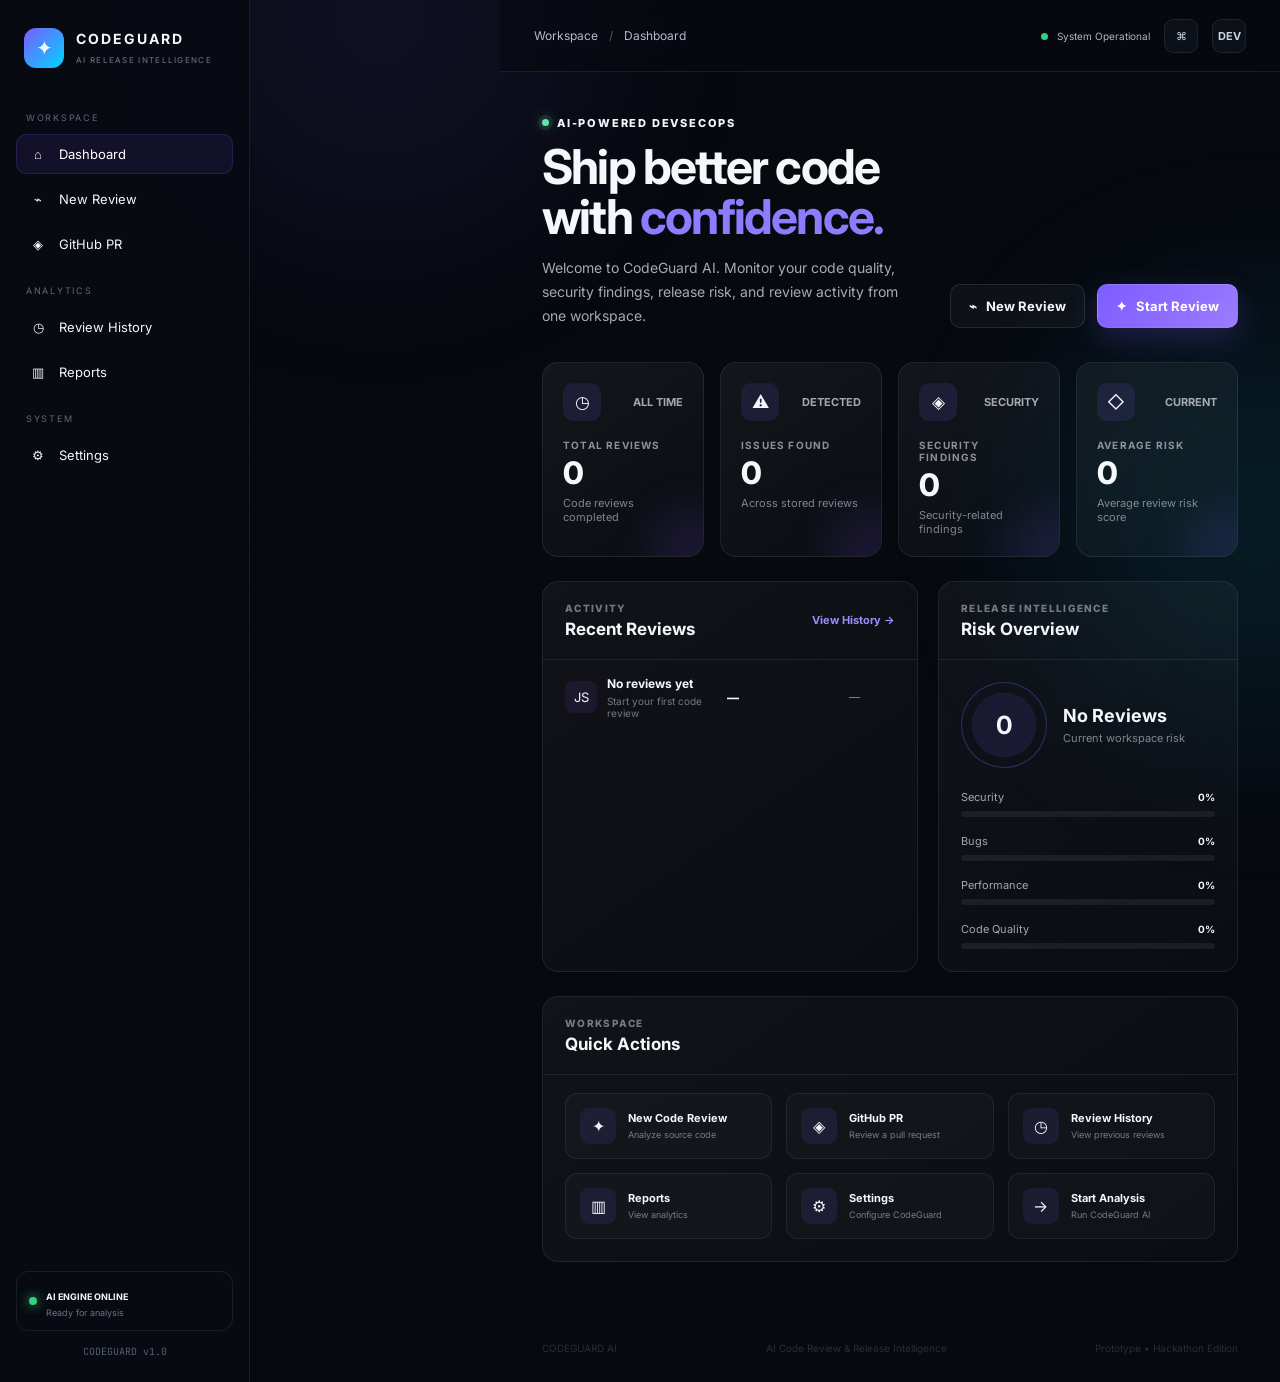
<file: index.html>
<!DOCTYPE html>

<html lang="en">

<head>

    <meta charset="UTF-8">

    <meta name="viewport" content="width=device-width, initial-scale=1.0">

    <title>Dashboard | CodeGuard AI</title>

    <link rel="stylesheet" href="./style.css">

    <link rel="preconnect" href="https://fonts.googleapis.com">

    <link rel="preconnect" href="https://fonts.gstatic.com" crossorigin>

    <link

        href="https://fonts.googleapis.com/css2?family=Inter:wght@400;500;600;700;800&family=JetBrains+Mono:wght@400;500&display=swap"

        rel="stylesheet"

    >

    <style>

        /* =====================================================

           CODEGUARD AI — DASHBOARD LAYOUT

        ===================================================== */

        html,

        body {

            margin: 0;

            padding: 0;

            width: 100%;

            min-height: 100%;

        }

        body {

            overflow-x: hidden;

        }

        .app {

            display: flex;

            width: 100%;

            min-height: 100vh;

        }

        /* =====================================================

           SIDEBAR

        ===================================================== */

        .sidebar {

            position: relative !important;

            top: auto !important;

            left: auto !important;

            width: 250px !important;

            min-width: 250px !important;

            min-height: 100vh;

            height: auto !important;

            flex-shrink: 0;

            z-index: 10;

        }

        .navigation {

            width: 100%;

        }

        .nav-item {

            box-sizing: border-box;

        }

        a.nav-item {

            display: flex;

            align-items: center;

            gap: 12px;

            width: 100%;

            text-decoration: none;

            color: inherit;

        }

        /* =====================================================

           MAIN

        ===================================================== */

        .main {

            position: relative;

            flex: 1;

            min-width: 0;

            width: auto;

            overflow-x: hidden;

        }

        /* =====================================================

           TOP BAR

        ===================================================== */

        .topbar {

            position: relative !important;

            top: 0 !important;

            left: 0 !important;

            width: 100% !important;

            height: 72px !important;

            box-sizing: border-box;

            z-index: 20;

        }

        /* =====================================================

           DASHBOARD CONTENT

        ===================================================== */

        .dashboard-content {

            width: 100%;

            max-width: 1400px;

            margin: 0 auto;

            padding: 38px 42px 60px;

            box-sizing: border-box;

        }

        /* =====================================================

           DASHBOARD HERO

        ===================================================== */

        .dashboard-hero {

            display: flex;

            align-items: flex-end;

            justify-content: space-between;

            gap: 30px;

            margin-bottom: 34px;

        }

        .dashboard-hero-text {

            max-width: 760px;

        }

        .dashboard-eyebrow {

            display: inline-flex;

            align-items: center;

            gap: 8px;

            margin-bottom: 12px;

            font-size: 11px;

            font-weight: 800;

            letter-spacing: 1.8px;

        }

        .dashboard-eyebrow-dot {

            width: 7px;

            height: 7px;

            border-radius: 50%;

            background: #62e6a8;

            box-shadow:

                0 0 0 4px rgba(98, 230, 168, 0.1),

                0 0 14px rgba(98, 230, 168, 0.7);

        }

        .dashboard-hero h2 {

            margin: 0;

            font-size: clamp(30px, 4vw, 48px);

            line-height: 1.05;

            letter-spacing: -1.8px;

        }

        .dashboard-hero h2 span {

            color: #8d7cff;

        }

        .dashboard-hero p {

            max-width: 650px;

            margin: 14px 0 0;

            line-height: 1.7;

            font-size: 14px;

            opacity: 0.68;

        }

        .dashboard-actions {

            display: flex;

            gap: 12px;

            flex-shrink: 0;

        }

        .dashboard-primary-btn,

        .dashboard-secondary-btn {

            display: inline-flex;

            align-items: center;

            justify-content: center;

            gap: 9px;

            min-height: 44px;

            padding: 0 18px;

            border-radius: 10px;

            font-family: inherit;

            font-size: 13px;

            font-weight: 700;

            text-decoration: none;

            cursor: pointer;

            transition:

                transform 0.2s ease,

                border-color 0.2s ease,

                background 0.2s ease;

        }

        .dashboard-primary-btn {

            color: #fff;

            background: linear-gradient(

                135deg,

                #7c5cff,

                #9b7cff

            );

            border: 1px solid rgba(255,255,255,0.1);

            box-shadow:

                0 10px 30px rgba(124, 92, 255, 0.22);

        }

        .dashboard-secondary-btn {

            color: inherit;

            background: rgba(255,255,255,0.035);

            border: 1px solid rgba(255,255,255,0.1);

        }

        .dashboard-primary-btn:hover,

        .dashboard-secondary-btn:hover {

            transform: translateY(-2px);

        }

        /* =====================================================

           STAT CARDS

        ===================================================== */

        .dashboard-stats {

            display: grid;

            grid-template-columns:

                repeat(4, minmax(0, 1fr));

            gap: 16px;

            margin-bottom: 24px;

        }

        .dashboard-stat {

            position: relative;

            min-height: 150px;

            padding: 20px;

            border: 1px solid rgba(255,255,255,0.08);

            border-radius: 16px;

            background:

                linear-gradient(

                    145deg,

                    rgba(255,255,255,0.055),

                    rgba(255,255,255,0.018)

                );

            box-sizing: border-box;

            overflow: hidden;

        }

        .dashboard-stat::after {

            content: "";

            position: absolute;

            width: 100px;

            height: 100px;

            right: -45px;

            bottom: -50px;

            border-radius: 50%;

            background: rgba(124, 92, 255, 0.12);

            filter: blur(20px);

        }

        .stat-top {

            display: flex;

            align-items: center;

            justify-content: space-between;

            margin-bottom: 18px;

        }

        .stat-icon {

            display: flex;

            align-items: center;

            justify-content: center;

            width: 38px;

            height: 38px;

            border-radius: 10px;

            background: rgba(124, 92, 255, 0.12);

            font-size: 17px;

        }

        .stat-trend {

            font-size: 11px;

            font-weight: 700;

            opacity: 0.65;

        }

        .dashboard-stat-label {

            display: block;

            margin-bottom: 6px;

            font-size: 10px;

            font-weight: 700;

            letter-spacing: 1.2px;

            opacity: 0.55;

        }

        .dashboard-stat-value {

            display: block;

            font-size: 31px;

            line-height: 1;

            font-weight: 800;

        }

        .dashboard-stat-description {

            display: block;

            margin-top: 8px;

            font-size: 11px;

            opacity: 0.5;

        }

        /* =====================================================

           DASHBOARD GRID

        ===================================================== */

        .dashboard-grid {

            display: grid;

            grid-template-columns:

                minmax(0, 1.55fr)

                minmax(300px, 0.9fr);

            gap: 20px;

            margin-bottom: 24px;

        }

        .dashboard-panel {

            border: 1px solid rgba(255,255,255,0.08);

            border-radius: 16px;

            background:

                linear-gradient(

                    145deg,

                    rgba(255,255,255,0.045),

                    rgba(255,255,255,0.018)

                );

            overflow: hidden;

        }

        .dashboard-panel-header {

            display: flex;

            align-items: center;

            justify-content: space-between;

            padding: 20px 22px;

            border-bottom: 1px solid rgba(255,255,255,0.07);

        }

        .dashboard-panel-title {

            display: flex;

            flex-direction: column;

            gap: 5px;

        }

        .dashboard-panel-title span {

            font-size: 10px;

            font-weight: 800;

            letter-spacing: 1.3px;

            opacity: 0.45;

        }

        .dashboard-panel-title h3 {

            margin: 0;

            font-size: 17px;

        }

        .view-all {

            color: #9b8cff;

            font-size: 11px;

            font-weight: 700;

            text-decoration: none;

        }

        /* =====================================================

           RECENT REVIEWS

        ===================================================== */

        .review-list {

            width: 100%;

        }

        .review-row {

            display: grid;

            grid-template-columns:

                minmax(150px, 1fr)

                110px

                90px

                90px;

            align-items: center;

            gap: 12px;

            padding: 16px 22px;

            border-bottom: 1px solid rgba(255,255,255,0.05);

        }

        .review-row:last-child {

            border-bottom: 0;

        }

        .review-name {

            display: flex;

            align-items: center;

            gap: 10px;

            min-width: 0;

        }

        .review-file-icon {

            display: flex;

            align-items: center;

            justify-content: center;

            width: 32px;

            height: 32px;

            flex-shrink: 0;

            border-radius: 8px;

            background: rgba(124,92,255,0.1);

            font-size: 13px;

        }

        .review-name-text {

            min-width: 0;

        }

        .review-name-text strong {

            display: block;

            font-size: 12px;

            white-space: nowrap;

            overflow: hidden;

            text-overflow: ellipsis;

        }

        .review-name-text small {

            display: block;

            margin-top: 4px;

            font-size: 10px;

            opacity: 0.45;

        }

        .review-risk {

            font-size: 12px;

            font-weight: 800;

        }

        .review-issues {

            font-size: 11px;

            opacity: 0.55;

        }

        .review-status {

            display: inline-flex;

            align-items: center;

            justify-content: center;

            width: fit-content;

            padding: 5px 9px;

            border-radius: 999px;

            font-size: 9px;

            font-weight: 800;

            letter-spacing: 0.5px;

        }

        .status-safe {

            background: rgba(70, 210, 145, 0.1);

            color: #65e0a5;

        }

        .status-review {

            background: rgba(255, 180, 70, 0.1);

            color: #ffc46b;

        }

        .status-blocked {

            background: rgba(255, 80, 100, 0.1);

            color: #ff7182;

        }

        /* =====================================================

           RISK PANEL

        ===================================================== */

        .risk-summary {

            padding: 22px;

        }

        .risk-score-large {

            display: flex;

            align-items: center;

            gap: 16px;

            margin-bottom: 22px;

        }

        .risk-circle-small {

            display: flex;

            align-items: center;

            justify-content: center;

            width: 86px;

            height: 86px;

            border-radius: 50%;

            background:

                radial-gradient(

                    circle,

                    rgba(124,92,255,0.12) 0 54%,

                    transparent 55%

                );

            border: 1px solid rgba(124,92,255,0.35);

        }

        .risk-circle-small strong {

            font-size: 25px;

        }

        .risk-score-info strong {

            display: block;

            font-size: 18px;

        }

        .risk-score-info span {

            display: block;

            margin-top: 5px;

            font-size: 11px;

            opacity: 0.5;

        }

        .risk-meter {

            margin-bottom: 17px;

        }

        .risk-meter:last-child {

            margin-bottom: 0;

        }

        .risk-meter-label {

            display: flex;

            align-items: center;

            justify-content: space-between;

            margin-bottom: 7px;

            font-size: 11px;

        }

        .risk-meter-label span {

            opacity: 0.65;

        }

        .risk-meter-label strong {

            font-size: 10px;

        }

        .risk-meter-track {

            width: 100%;

            height: 6px;

            border-radius: 999px;

            background: rgba(255,255,255,0.06);

            overflow: hidden;

        }

        .risk-meter-fill {

            height: 100%;

            border-radius: inherit;

            background: linear-gradient(

                90deg,

                #7c5cff,

                #a88dff

            );

        }

        /* =====================================================

           QUICK ACTIONS

        ===================================================== */

        .quick-actions {

            display: grid;

            grid-template-columns:

                repeat(3, minmax(0, 1fr));

            gap: 14px;

            padding: 18px 22px 22px;

        }

        .quick-action {

            display: flex;

            align-items: center;

            gap: 12px;

            min-height: 66px;

            padding: 12px 14px;

            color: inherit;

            text-decoration: none;

            border: 1px solid rgba(255,255,255,0.07);

            border-radius: 12px;

            background: rgba(255,255,255,0.025);

            transition:

                transform 0.2s ease,

                border-color 0.2s ease;

        }

        .quick-action:hover {

            transform: translateY(-2px);

            border-color: rgba(124,92,255,0.35);

        }

        .quick-action-icon {

            display: flex;

            align-items: center;

            justify-content: center;

            width: 36px;

            height: 36px;

            flex-shrink: 0;

            border-radius: 9px;

            background: rgba(124,92,255,0.11);

        }

        .quick-action strong {

            display: block;

            font-size: 11px;

        }

        .quick-action small {

            display: block;

            margin-top: 4px;

            font-size: 9px;

            opacity: 0.45;

        }

        /* =====================================================

           FOOTER

        ===================================================== */

        footer {

            display: flex;

            align-items: center;

            justify-content: space-between;

            gap: 15px;

            padding: 20px 42px 28px;

            font-size: 10px;

            opacity: 0.45;

        }

        /* =====================================================

           MOBILE

        ===================================================== */

        @media (max-width: 1100px) {

            .dashboard-stats {

                grid-template-columns:

                    repeat(2, minmax(0, 1fr));

            }

            .dashboard-grid {

                grid-template-columns: 1fr;

            }

            .quick-actions {

                grid-template-columns:

                    repeat(2, minmax(0, 1fr));

            }

        }

        @media (max-width: 800px) {

            .app {

                display: block;

            }

            .sidebar {

                width: 100% !important;

                min-width: 100% !important;

                min-height: auto;

            }

            .dashboard-content {

                padding: 28px 20px 45px;

            }

            .dashboard-hero {

                flex-direction: column;

                align-items: flex-start;

            }

            .dashboard-actions {

                width: 100%;

            }

            .dashboard-primary-btn,

            .dashboard-secondary-btn {

                flex: 1;

            }

            .review-row {

                grid-template-columns:

                    1fr

                    auto;

            }

            .review-risk,

            .review-issues {

                display: none;

            }

            footer {

                padding-left: 20px;

                padding-right: 20px;

                flex-direction: column;

                align-items: flex-start;

            }

        }

        @media (max-width: 560px) {

            .dashboard-stats {

                grid-template-columns: 1fr;

            }

            .quick-actions {

                grid-template-columns: 1fr;

            }

            .dashboard-actions {

                flex-direction: column;

            }

            .top-actions .connection {

                display: none;

            }

        }

    </style>

</head>

<body>

<!-- =====================================================

     BACKGROUND

===================================================== -->

<div class="background-grid"></div>

<div class="glow glow-one"></div>

<div class="glow glow-two"></div>

<!-- =====================================================

     APP

===================================================== -->

<div class="app">

    <!-- =================================================

         SIDEBAR

    ================================================== -->

    <aside class="sidebar">

        <!-- BRAND -->

        <div class="brand">

            <div class="brand-icon">

                <span>✦</span>

            </div>

            <div>

                <h1>

                    CODEGUARD

                </h1>

                <small>

                    AI RELEASE INTELLIGENCE

                </small>

            </div>

        </div>

        <!-- NAVIGATION -->

        <nav class="navigation">

            <p class="nav-label">

                WORKSPACE

            </p>

            <!-- DASHBOARD -->

            <a

                href="./index.html"

                class="nav-item active"

            >

                <span>

                    ⌂

                </span>

                Dashboard

            </a>

            <!-- NEW REVIEW -->

            <a

                href="./review.html"

                class="nav-item"

            >

                <span>

                    ⌁

                </span>

                New Review

            </a>

            <!-- GITHUB PR -->

            <a

                href="./github-pr.html"

                class="nav-item"

            >

                <span>

                    ◈

                </span>

                GitHub PR

            </a>

            <p class="nav-label">

                ANALYTICS

            </p>

            <!-- HISTORY -->

            <a

                href="./history.html"

                class="nav-item"

            >

                <span>

                    ◷

                </span>

                Review History

            </a>

            <!-- REPORTS -->

            <a

                href="./reports.html"

                class="nav-item"

            >

                <span>

                    ▥

                </span>

                Reports

            </a>

            <p class="nav-label">

                SYSTEM

            </p>

            <!-- SETTINGS -->

            <a

                href="./settings.html"

                class="nav-item"

            >

                <span>

                    ⚙

                </span>

                Settings

            </a>

        </nav>

        <!-- SIDEBAR BOTTOM -->

        <div class="sidebar-bottom">

            <div class="ai-status">

                <div class="online-dot"></div>

                <div>

                    <strong>

                        AI ENGINE ONLINE

                    </strong>

                    <small>

                        Ready for analysis

                    </small>

                </div>

            </div>

            <div class="version">

                CODEGUARD v1.0

            </div>

        </div>

    </aside>

    <!-- =================================================

         MAIN

    ================================================== -->

    <main class="main">

        <!-- =================================================

             TOP BAR

        ================================================== -->

        <header class="topbar">

            <div class="mobile-brand">

                ✦ CODEGUARD AI

            </div>

            <div class="breadcrumb">

                Workspace

                <span>

                    /

                </span>

                Dashboard

            </div>

            <div class="top-actions">

                <div class="connection">

                    <span></span>

                    System Operational

                </div>

                <button

                    type="button"

                    class="icon-button"

                    title="Command Center"

                >

                    ⌘

                </button>

                <div class="avatar">

                    DEV

                </div>

            </div>

        </header>

        <!-- =================================================

             DASHBOARD CONTENT

        ================================================== -->

        <div class="dashboard-content">

            <!-- =================================================

                 HERO

            ================================================== -->

            <section class="dashboard-hero">

                <div class="dashboard-hero-text">

                    <div class="dashboard-eyebrow">

                        <span class="dashboard-eyebrow-dot"></span>

                        AI-POWERED DEVSECOPS

                    </div>

                    <h2>

                        Ship better code with

                        <span>

                            confidence.

                        </span>

                    </h2>

                    <p>

                        Welcome to CodeGuard AI. Monitor your code quality,

                        security findings, release risk, and review activity

                        from one workspace.

                    </p>

                </div>

                <div class="dashboard-actions">

                    <a

                        href="./review.html"

                        class="dashboard-secondary-btn"

                    >

                        <span>

                            ⌁

                        </span>

                        New Review

                    </a>

                    <a

                        href="./review.html"

                        class="dashboard-primary-btn"

                    >

                        <span>

                            ✦

                        </span>

                        Start Review

                    </a>

                </div>

            </section>

            <!-- =================================================

                 STATISTICS

            ================================================== -->

            <section class="dashboard-stats">

                <!-- TOTAL REVIEWS -->

                <div class="dashboard-stat">

                    <div class="stat-top">

                        <div class="stat-icon">

                            ◷

                        </div>

                        <span class="stat-trend">

                            ALL TIME

                        </span>

                    </div>

                    <span class="dashboard-stat-label">

                        TOTAL REVIEWS

                    </span>

                    <strong

                        class="dashboard-stat-value"

                        id="dashboardTotalReviews"

                    >

                        0

                    </strong>

                    <span class="dashboard-stat-description">

                        Code reviews completed

                    </span>

                </div>

                <!-- ISSUES FOUND -->

                <div class="dashboard-stat">

                    <div class="stat-top">

                        <div class="stat-icon">

                            ⚠

                        </div>

                        <span class="stat-trend">

                            DETECTED

                        </span>

                    </div>

                    <span class="dashboard-stat-label">

                        ISSUES FOUND

                    </span>

                    <strong

                        class="dashboard-stat-value"

                        id="dashboardTotalIssues"

                    >

                        0

                    </strong>

                    <span class="dashboard-stat-description">

                        Across stored reviews

                    </span>

                </div>

                <!-- SECURITY -->

                <div class="dashboard-stat">

                    <div class="stat-top">

                        <div class="stat-icon">

                            ◈

                        </div>

                        <span class="stat-trend">

                            SECURITY

                        </span>

                    </div>

                    <span class="dashboard-stat-label">

                        SECURITY FINDINGS

                    </span>

                    <strong

                        class="dashboard-stat-value"

                        id="dashboardSecurityIssues"

                    >

                        0

                    </strong>

                    <span class="dashboard-stat-description">

                        Security-related findings

                    </span>

                </div>

                <!-- RISK -->

                <div class="dashboard-stat">

                    <div class="stat-top">

                        <div class="stat-icon">

                            ◇

                        </div>

                        <span class="stat-trend">

                            CURRENT

                        </span>

                    </div>

                    <span class="dashboard-stat-label">

                        AVERAGE RISK

                    </span>

                    <strong

                        class="dashboard-stat-value"

                        id="dashboardAverageRisk"

                    >

                        0

                    </strong>

                    <span class="dashboard-stat-description">

                        Average review risk score

                    </span>

                </div>

            </section>

            <!-- =================================================

                 MAIN DASHBOARD GRID

            ================================================== -->

            <section class="dashboard-grid">

                <!-- =================================================

                     RECENT REVIEWS

                ================================================== -->

                <div class="dashboard-panel">

                    <div class="dashboard-panel-header">

                        <div class="dashboard-panel-title">

                            <span>

                                ACTIVITY

                            </span>

                            <h3>

                                Recent Reviews

                            </h3>

                        </div>

                        <a

                            href="./history.html"

                            class="view-all"

                        >

                            View History →

                        </a>

                    </div>

                    <div

                        class="review-list"

                        id="dashboardRecentReviews"

                    >

                        <!-- REVIEW 1 -->

                        <div class="review-row">

                            <div class="review-name">

                                <div class="review-file-icon">

                                    JS

                                </div>

                                <div class="review-name-text">

                                    <strong>

                                        No reviews yet

                                    </strong>

                                    <small>

                                        Start your first code review

                                    </small>

                                </div>

                            </div>

                            <div class="review-risk">

                                —

                            </div>

                            <div class="review-issues">

                                —

                            </div>

                            <div>

                                <span class="review-status status-safe">

                                    READY

                                </span>

                            </div>

                        </div>

                    </div>

                </div>

                <!-- =================================================

                     RISK OVERVIEW

                ================================================== -->

                <div class="dashboard-panel">

                    <div class="dashboard-panel-header">

                        <div class="dashboard-panel-title">

                            <span>

                                RELEASE INTELLIGENCE

                            </span>

                            <h3>

                                Risk Overview

                            </h3>

                        </div>

                    </div>

                    <div class="risk-summary">

                        <div class="risk-score-large">

                            <div class="risk-circle-small">

                                <strong

                                    id="dashboardRiskScore"

                                >

                                    0

                                </strong>

                            </div>

                            <div class="risk-score-info">

                                <strong

                                    id="dashboardRiskLabel"

                                >

                                    No Reviews

                                </strong>

                                <span>

                                    Current workspace risk

                                </span>

                            </div>

                        </div>

                        <!-- SECURITY -->

                        <div class="risk-meter">

                            <div class="risk-meter-label">

                                <span>

                                    Security

                                </span>

                                <strong

                                    id="dashboardSecurityRisk"

                                >

                                    0%

                                </strong>

                            </div>

                            <div class="risk-meter-track">

                                <div

                                    class="risk-meter-fill"

                                    id="dashboardSecurityBar"

                                    style="width: 0%;"

                                ></div>

                            </div>

                        </div>

                        <!-- BUGS -->

                        <div class="risk-meter">

                            <div class="risk-meter-label">

                                <span>

                                    Bugs

                                </span>

                                <strong

                                    id="dashboardBugRisk"

                                >

                                    0%

                                </strong>

                            </div>

                            <div class="risk-meter-track">

                                <div

                                    class="risk-meter-fill"

                                    id="dashboardBugBar"

                                    style="width: 0%;"

                                ></div>

                            </div>

                        </div>

                        <!-- PERFORMANCE -->

                        <div class="risk-meter">

                            <div class="risk-meter-label">

                                <span>

                                    Performance

                                </span>

                                <strong

                                    id="dashboardPerformanceRisk"

                                >

                                    0%

                                </strong>

                            </div>

                            <div class="risk-meter-track">

                                <div

                                    class="risk-meter-fill"

                                    id="dashboardPerformanceBar"

                                    style="width: 0%;"

                                ></div>

                            </div>

                        </div>

                        <!-- QUALITY -->

                        <div class="risk-meter">

                            <div class="risk-meter-label">

                                <span>

                                    Code Quality

                                </span>

                                <strong

                                    id="dashboardQualityRisk"

                                >

                                    0%

                                </strong>

                            </div>

                            <div class="risk-meter-track">

                                <div

                                    class="risk-meter-fill"

                                    id="dashboardQualityBar"

                                    style="width: 0%;"

                                ></div>

                            </div>

                        </div>

                    </div>

                </div>

            </section>

            <!-- =================================================

                 QUICK ACTIONS

            ================================================== -->

            <section class="dashboard-panel">

                <div class="dashboard-panel-header">

                    <div class="dashboard-panel-title">

                        <span>

                            WORKSPACE

                        </span>

                        <h3>

                            Quick Actions

                        </h3>

                    </div>

                </div>

                <div class="quick-actions">

                    <!-- NEW REVIEW -->

                    <a

                        href="./review.html"

                        class="quick-action"

                    >

                        <div class="quick-action-icon">

                            ✦

                        </div>

                        <div>

                            <strong>

                                New Code Review

                            </strong>

                            <small>

                                Analyze source code

                            </small>

                        </div>

                    </a>

                    <!-- GITHUB PR -->

                    <a

                        href="./github-pr.html"

                        class="quick-action"

                    >

                        <div class="quick-action-icon">

                            ◈

                        </div>

                        <div>

                            <strong>

                                GitHub PR

                            </strong>

                            <small>

                                Review a pull request

                            </small>

                        </div>

                    </a>

                    <!-- HISTORY -->

                    <a

                        href="./history.html"

                        class="quick-action"

                    >

                        <div class="quick-action-icon">

                            ◷

                        </div>

                        <div>

                            <strong>

                                Review History

                            </strong>

                            <small>

                                View previous reviews

                            </small>

                        </div>

                    </a>

                    <!-- REPORTS -->

                    <a

                        href="./reports.html"

                        class="quick-action"

                    >

                        <div class="quick-action-icon">

                            ▥

                        </div>

                        <div>

                            <strong>

                                Reports

                            </strong>

                            <small>

                                View analytics

                            </small>

                        </div>

                    </a>

                    <!-- SETTINGS -->

                    <a

                        href="./settings.html"

                        class="quick-action"

                    >

                        <div class="quick-action-icon">

                            ⚙

                        </div>

                        <div>

                            <strong>

                                Settings

                            </strong>

                            <small>

                                Configure CodeGuard

                            </small>

                        </div>

                    </a>

                    <!-- START REVIEW -->

                    <a

                        href="./review.html"

                        class="quick-action"

                    >

                        <div class="quick-action-icon">

                            →

                        </div>

                        <div>

                            <strong>

                                Start Analysis

                            </strong>

                            <small>

                                Run CodeGuard AI

                            </small>

                        </div>

                    </a>

                </div>

            </section>

        </div>

        <!-- =================================================

             FOOTER

        ================================================== -->

        <footer>

            <div>

                CODEGUARD AI

            </div>

            <span>

                AI Code Review & Release Intelligence

            </span>

            <span>

                Prototype • Hackathon Edition

            </span>

        </footer>

    </main>

</div>

<!-- =====================================================

     JAVASCRIPT

===================================================== -->

<script src="./script.js"></script>

<!-- =====================================================

     DASHBOARD DATA

===================================================== -->

<script>

document.addEventListener("DOMContentLoaded", function () {

    /*

     * Dashboard uses the reviews saved by script.js.

     * If there are no reviews yet, the dashboard remains

     * in its empty/initial state.

     */

    try {

        const storageKey = "codeguard_reviews";

        const stored =

            JSON.parse(

                localStorage.getItem(storageKey) || "[]"

            );

        const reviews =

            Array.isArray(stored)

                ? stored

                : [];

        /* =========================================

           BASIC STATISTICS

        ========================================= */

        let totalIssues = 0;

        let securityIssues = 0;

        let totalRisk = 0;

        let securityTotal = 0;

        let bugTotal = 0;

        let performanceTotal = 0;

        let qualityTotal = 0;

        reviews.forEach(function (review) {

            const issues =

                Number(

                    review.issueCount ||

                    review.issues ||

                    0

                );

            const risk =

                Number(

                    review.riskScore ||

                    review.risk ||

                    0

                );

            totalIssues += issues;

            totalRisk += risk;

            securityIssues +=

                Number(

                    review.securityCount ||

                    review.security ||

                    0

                );

            securityTotal +=

                Number(

                    review.securityCount ||

                    review.security ||

                    0

                );

            bugTotal +=

                Number(

                    review.bugCount ||

                    review.bugs ||

                    0

                );

            performanceTotal +=

                Number(

                    review.performanceCount ||

                    review.performance ||

                    0

                );

            qualityTotal +=

                Number(

                    review.smellCount ||

                    review.quality ||

                    review.codeQuality ||

                    0

                );

        });

        const averageRisk =

            reviews.length > 0

                ? Math.round(totalRisk / reviews.length)

                : 0;

        /* =========================================

           UPDATE STAT CARDS

        ========================================= */

        const totalReviewsEl =

            document.getElementById(

                "dashboardTotalReviews"

            );

        const totalIssuesEl =

            document.getElementById(

                "dashboardTotalIssues"

            );

        const securityIssuesEl =

            document.getElementById(

                "dashboardSecurityIssues"

            );

        const averageRiskEl =

            document.getElementById(

                "dashboardAverageRisk"

            );

        if (totalReviewsEl) {

            totalReviewsEl.textContent =

                reviews.length;

        }

        if (totalIssuesEl) {

            totalIssuesEl.textContent =

                totalIssues;

        }

        if (securityIssuesEl) {

            securityIssuesEl.textContent =

                securityIssues;

        }

        if (averageRiskEl) {

            averageRiskEl.textContent =

                averageRisk;

        }

        /* =========================================

           RISK OVERVIEW

        ========================================= */

        const dashboardRiskScore =

            document.getElementById(

                "dashboardRiskScore"

            );

        const dashboardRiskLabel =

            document.getElementById(

                "dashboardRiskLabel"

            );

        if (dashboardRiskScore) {

            dashboardRiskScore.textContent =

                averageRisk;

        }

        if (dashboardRiskLabel) {

            if (reviews.length === 0) {

                dashboardRiskLabel.textContent =

                    "No Reviews";

            } else if (averageRisk >= 70) {

                dashboardRiskLabel.textContent =

                    "High Risk";

            } else if (averageRisk >= 40) {

                dashboardRiskLabel.textContent =

                    "Medium Risk";

            } else if (averageRisk > 0) {

                dashboardRiskLabel.textContent =

                    "Low Risk";

            } else {

                dashboardRiskLabel.textContent =

                    "Safe";

            }

        }

        /* =========================================

           CATEGORY RISK

        ========================================= */

        const totalCategoryIssues =

            securityTotal +

            bugTotal +

            performanceTotal +

            qualityTotal;

        const securityPercent =

            totalCategoryIssues > 0

                ? Math.round(

                    securityTotal /

                    totalCategoryIssues *

                    100

                )

                : 0;

        const bugPercent =

            totalCategoryIssues > 0

                ? Math.round(

                    bugTotal /

                    totalCategoryIssues *

                    100

                )

                : 0;

        const performancePercent =

            totalCategoryIssues > 0

                ? Math.round(

                    performanceTotal /

                    totalCategoryIssues *

                    100

                )

                : 0;

        const qualityPercent =

            totalCategoryIssues > 0

                ? Math.round(

                    qualityTotal /

                    totalCategoryIssues *

                    100

                )

                : 0;

        const values = [

            [

                "dashboardSecurityRisk",

                "dashboardSecurityBar",

                securityPercent

            ],

            [

                "dashboardBugRisk",

                "dashboardBugBar",

                bugPercent

            ],

            [

                "dashboardPerformanceRisk",

                "dashboardPerformanceBar",

                performancePercent

            ],

            [

                "dashboardQualityRisk",

                "dashboardQualityBar",

                qualityPercent

            ]

        ];

        values.forEach(function (item) {

            const label =

                document.getElementById(item[0]);

            const bar =

                document.getElementById(item[1]);

            if (label) {

                label.textContent =

                    item[2] + "%";

            }

            if (bar) {

                bar.style.width =

                    item[2] + "%";

            }

        });

        /* =========================================

           RECENT REVIEWS

        ========================================= */

        const recentContainer =

            document.getElementById(

                "dashboardRecentReviews"

            );

        if (

            recentContainer &&

            reviews.length > 0

        ) {

            const recent =

                reviews

                    .slice()

                    .reverse()

                    .slice(0, 5);

            recentContainer.innerHTML = "";

            recent.forEach(function (review) {

                const risk =

                    Number(

                        review.riskScore ||

                        review.risk ||

                        0

                    );

                const issues =

                    Number(

                        review.issueCount ||

                        review.issues ||

                        0

                    );

                let status =

                    "SAFE";

                let statusClass =

                    "status-safe";

                if (risk >= 70) {

                    status =

                        "BLOCKED";

                    statusClass =

                        "status-blocked";

                } else if (risk >= 40) {

                    status =

                        "REVIEW";

                    statusClass =

                        "status-review";

                }

                const fileName =

                    review.fileName ||

                    review.file ||

                    "Code Review";

                const date =

                    review.date ||

                    review.createdAt ||

                    "Recent";

                const row =

                    document.createElement("div");

                row.className =

                    "review-row";

                row.innerHTML = `

                    <div class="review-name">

                        <div class="review-file-icon">

                            JS

                        </div>

                        <div class="review-name-text">

                            <strong>

                                ${escapeDashboardText(fileName)}

                            </strong>

                            <small>

                                ${escapeDashboardText(String(date))}

                            </small>

                        </div>

                    </div>

                    <div class="review-risk">

                        ${risk}/100

                    </div>

                    <div class="review-issues">

                        ${issues} issues

                    </div>

                    <div>

                        <span

                            class="review-status ${statusClass}"

                        >

                            ${status}

                        </span>

                    </div>

                `;

                recentContainer.appendChild(row);

            });

        }

    } catch (error) {

        console.warn(

            "CodeGuard dashboard could not load stored review data.",

            error

        );

    }

});

/* =========================================

   SAFE TEXT HELPER

========================================= */

function escapeDashboardText(value) {

    return String(value)

        .replace(/&/g, "&amp;")

        .replace(/</g, "&lt;")

        .replace(/>/g, "&gt;")

        .replace(/"/g, "&quot;")

        .replace(/`/g, "&#96;")

        .replace(/'/g, "&#39;");

}

</script>

</body>

</html>
</file>
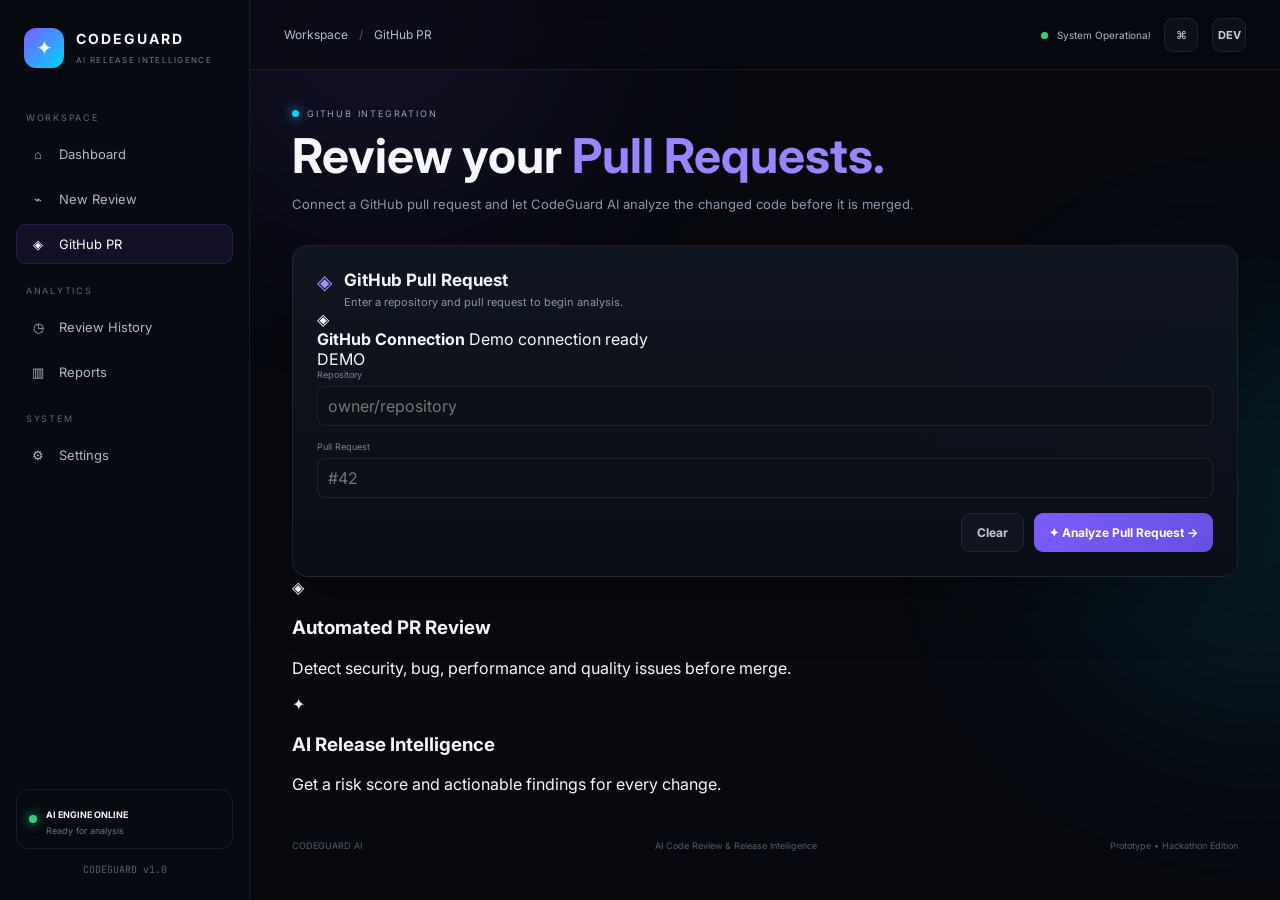
<file: github-pr.html>
<!DOCTYPE html>
<html lang="en">
<head>
    <meta charset="UTF-8">
    <meta name="viewport" content="width=device-width, initial-scale=1.0">

    <title>CodeGuard AI — GitHub PR</title>

    <link rel="stylesheet" href="style.css">
</head>

<body>

    <!-- BACKGROUND -->
    <div class="background-grid"></div>
    <div class="glow glow-one"></div>
    <div class="glow glow-two"></div>


    <div class="app">

        <!-- ================= SIDEBAR ================= -->
        <aside class="sidebar">

            <div class="brand">
                <div class="brand-icon">✦</div>

                <div>
                    <h1>CODEGUARD</h1>
                    <small>AI RELEASE INTELLIGENCE</small>
                </div>
            </div>


            <nav class="navigation">

                <p class="nav-label">WORKSPACE</p>

                <a class="nav-item" href="index.html">
                    <span>⌂</span>
                    Dashboard
                </a>

                <a class="nav-item" href="review.html">
                    <span>⌁</span>
                    New Review
                </a>

                <a class="nav-item active" href="github-pr.html">
                    <span>◈</span>
                    GitHub PR
                </a>


                <p class="nav-label">ANALYTICS</p>

                <a class="nav-item" href="history.html">
                    <span>◷</span>
                    Review History
                </a>

                <a class="nav-item" href="reports.html">
                    <span>▥</span>
                    Reports
                </a>


                <p class="nav-label">SYSTEM</p>

                <a class="nav-item" href="settings.html">
                    <span>⚙</span>
                    Settings
                </a>

            </nav>


            <div class="sidebar-bottom">

                <div class="ai-status">

                    <div class="online-dot"></div>

                    <div>
                        <strong>AI ENGINE ONLINE</strong>
                        <small>Ready for analysis</small>
                    </div>

                </div>

                <div class="version">
                    CODEGUARD v1.0
                </div>

            </div>

        </aside>


        <!-- ================= MAIN ================= -->
        <main class="main">

            <!-- TOPBAR -->
            <header class="topbar">

                <div class="mobile-brand">
                    ✦ CODEGUARD AI
                </div>

                <div class="breadcrumb">
                    Workspace
                    <span>/</span>
                    GitHub PR
                </div>

                <div class="top-actions">

                    <div class="connection">
                        <span></span>
                        System Operational
                    </div>

                    <div class="icon-button">
                        ⌘
                    </div>

                    <div class="avatar">
                        DEV
                    </div>

                </div>

            </header>


            <div class="content">

                <!-- ================= HERO ================= -->
                <section class="hero">

                    <div>

                        <div class="eyebrow">
                            <span class="pulse"></span>
                            GITHUB INTEGRATION
                        </div>

                        <h2>
                            Review your
                            <span>Pull Requests.</span>
                        </h2>

                        <p>
                            Connect a GitHub pull request and let
                            CodeGuard AI analyze the changed code
                            before it is merged.
                        </p>

                    </div>

                </section>


                <!-- ================= PR CARD ================= -->
                <section class="review-card">

                    <div class="card-top">

                        <div class="card-title">

                            <span class="title-icon">
                                ◈
                            </span>

                            <div>

                                <h3>
                                    GitHub Pull Request
                                </h3>

                                <p>
                                    Enter a repository and pull
                                    request to begin analysis.
                                </p>

                            </div>

                        </div>

                    </div>


                    <!-- CONNECTION STATUS -->
                    <div class="github-status">

                        <div class="github-status-icon">
                            ◈
                        </div>

                        <div>

                            <strong>
                                GitHub Connection
                            </strong>

                            <span id="githubConnectionStatus">
                                Demo connection ready
                            </span>

                        </div>

                        <span class="status-badge">
                            DEMO
                        </span>

                    </div>


                    <!-- FORM -->
                    <div class="github-form">

                        <div class="form-group">

                            <label for="githubRepo">
                                Repository
                            </label>

                            <input
                                type="text"
                                id="githubRepo"
                                placeholder="owner/repository"
                                autocomplete="off"
                            >

                        </div>


                        <div class="form-group">

                            <label for="githubPR">
                                Pull Request
                            </label>

                            <input
                                type="text"
                                id="githubPR"
                                placeholder="#42"
                                autocomplete="off"
                            >

                        </div>

                    </div>


                    <!-- PR INFORMATION -->
                    <div
                        class="pr-preview hidden"
                        id="prPreview"
                    >

                        <div class="pr-header">

                            <div>

                                <span class="panel-label">
                                    PULL REQUEST
                                </span>

                                <h3 id="prTitle">
                                    Pull Request
                                </h3>

                            </div>

                            <span
                                class="pr-state"
                                id="prState"
                            >
                                OPEN
                            </span>

                        </div>


                        <div class="pr-meta">

                            <span id="prRepo">
                                repository
                            </span>

                            <span>•</span>

                            <span id="prBranch">
                                feature/update
                            </span>

                        </div>


                        <div class="pr-stats">

                            <div>
                                <strong id="prFiles">
                                    0
                                </strong>

                                <span>
                                    Files
                                </span>
                            </div>

                            <div>
                                <strong id="prAdditions">
                                    0
                                </strong>

                                <span>
                                    Additions
                                </span>
                            </div>

                            <div>
                                <strong id="prDeletions">
                                    0
                                </strong>

                                <span>
                                    Deletions
                                </span>
                            </div>

                        </div>

                    </div>


                    <!-- ACTIONS -->
                    <div class="review-actions">

                        <button
                            class="clear-button"
                            onclick="clearPRForm()"
                        >
                            Clear
                        </button>


                        <button
                            class="analyze-button"
                            id="analyzePRButton"
                            onclick="analyzePullRequest()"
                        >

                            <span>
                                ✦
                            </span>

                            Analyze Pull Request

                            <span class="button-arrow">
                                →
                            </span>

                        </button>

                    </div>

                </section>


                <!-- ================= ANALYSIS ================= -->
                <section
                    class="analysis-screen hidden"
                    id="prAnalysisScreen"
                >

                    <div class="analysis-orbit">

                        <div class="orbit-ring ring-one"></div>
                        <div class="orbit-ring ring-two"></div>

                        <div class="ai-core">
                            ✦
                        </div>

                    </div>


                    <h3>
                        Analyzing Pull Request...
                    </h3>

                    <p>
                        CodeGuard AI is reviewing the changed files.
                    </p>


                    <div class="analysis-steps">

                        <div class="analysis-step complete">
                            <span>✓</span>
                            Fetching pull request
                        </div>

                        <div class="analysis-step complete">
                            <span>✓</span>
                            Reading changed files
                        </div>

                        <div class="analysis-step active-step">
                            <span>◌</span>
                            Running AI security review
                        </div>

                        <div class="analysis-step">
                            <span>○</span>
                            Generating review report
                        </div>

                    </div>

                </section>


                <!-- ================= PR RESULTS ================= -->
                <section
                    class="results hidden"
                    id="prResults"
                >

                    <div class="release-gate">

                        <div class="gate-left">

                            <div
                                class="gate-icon"
                                id="prGateIcon"
                            >
                                !
                            </div>

                            <div>

                                <span class="gate-label">
                                    PULL REQUEST REVIEW
                                </span>

                                <h3 id="prGateTitle">
                                    REVIEW COMPLETE
                                </h3>

                                <p id="prGateMessage">
                                    CodeGuard AI completed the
                                    pull request analysis.
                                </p>

                            </div>

                        </div>


                        <div class="gate-score">

                            <span>
                                RISK SCORE
                            </span>

                            <strong id="prRiskScore">
                                0
                            </strong>

                            <small>
                                /100
                            </small>

                        </div>

                    </div>


                    <!-- PR RESULT METRICS -->
                    <div class="metrics">

                        <div class="metric-card">

                            <div class="metric-icon red">
                                ⌁
                            </div>

                            <div>

                                <span>
                                    SECURITY
                                </span>

                                <strong id="prSecurityCount">
                                    0
                                </strong>

                                <small>
                                    issues detected
                                </small>

                            </div>

                        </div>


                        <div class="metric-card">

                            <div class="metric-icon orange">
                                ⚠
                            </div>

                            <div>

                                <span>
                                    BUGS
                                </span>

                                <strong id="prBugCount">
                                    0
                                </strong>

                                <small>
                                    issues detected
                                </small>

                            </div>

                        </div>


                        <div class="metric-card">

                            <div class="metric-icon yellow">
                                ϟ
                            </div>

                            <div>

                                <span>
                                    PERFORMANCE
                                </span>

                                <strong id="prPerformanceCount">
                                    0
                                </strong>

                                <small>
                                    issues detected
                                </small>

                            </div>

                        </div>


                        <div class="metric-card">

                            <div class="metric-icon purple">
                                ◇
                            </div>

                            <div>

                                <span>
                                    CODE QUALITY
                                </span>

                                <strong id="prQualityCount">
                                    0
                                </strong>

                                <small>
                                    issues detected
                                </small>

                            </div>

                        </div>

                    </div>


                    <!-- ISSUES -->
                    <div class="panel">

                        <div class="panel-header">

                            <div>

                                <span class="panel-label">
                                    AI REVIEW
                                </span>

                                <h3>
                                    Findings
                                </h3>

                            </div>

                            <span
                                class="issue-count"
                                id="prIssueCount"
                            >
                                0
                            </span>

                        </div>


                        <div
                            class="issues-list"
                            id="prIssuesContainer"
                        >
                        </div>

                    </div>


                    <!-- AI INSIGHT -->
                    <div class="ai-insight">

                        <div class="ai-insight-icon">
                            ✦
                        </div>

                        <div>

                            <span>
                                CODEGUARD AI INSIGHT
                            </span>

                            <h3>
                                Pull request analysis
                            </h3>

                            <p id="prAiInsight">
                                Review findings before merging
                                the pull request.
                            </p>

                        </div>

                    </div>


                    <button
                        class="new-review"
                        onclick="newPRReview()"
                    >
                        ↻ Analyze Another PR
                    </button>

                </section>


                <!-- ================= INFO ================= -->
                <section class="info-grid">

                    <div class="info-card">

                        <span class="info-icon">
                            ◈
                        </span>

                        <div>

                            <h3>
                                Automated PR Review
                            </h3>

                            <p>
                                Detect security, bug,
                                performance and quality
                                issues before merge.
                            </p>

                        </div>

                    </div>


                    <div class="info-card">

                        <span class="info-icon">
                            ✦
                        </span>

                        <div>

                            <h3>
                                AI Release Intelligence
                            </h3>

                            <p>
                                Get a risk score and actionable
                                findings for every change.
                            </p>

                        </div>

                    </div>

                </section>


                <!-- FOOTER -->
                <footer>

                    <div>
                        CODEGUARD AI
                    </div>

                    <span>
                        AI Code Review &amp; Release Intelligence
                    </span>

                    <span>
                        Prototype • Hackathon Edition
                    </span>

                </footer>

            </div>

        </main>

    </div>


    <script src="script.js"></script>

</body>
</html>
</file>
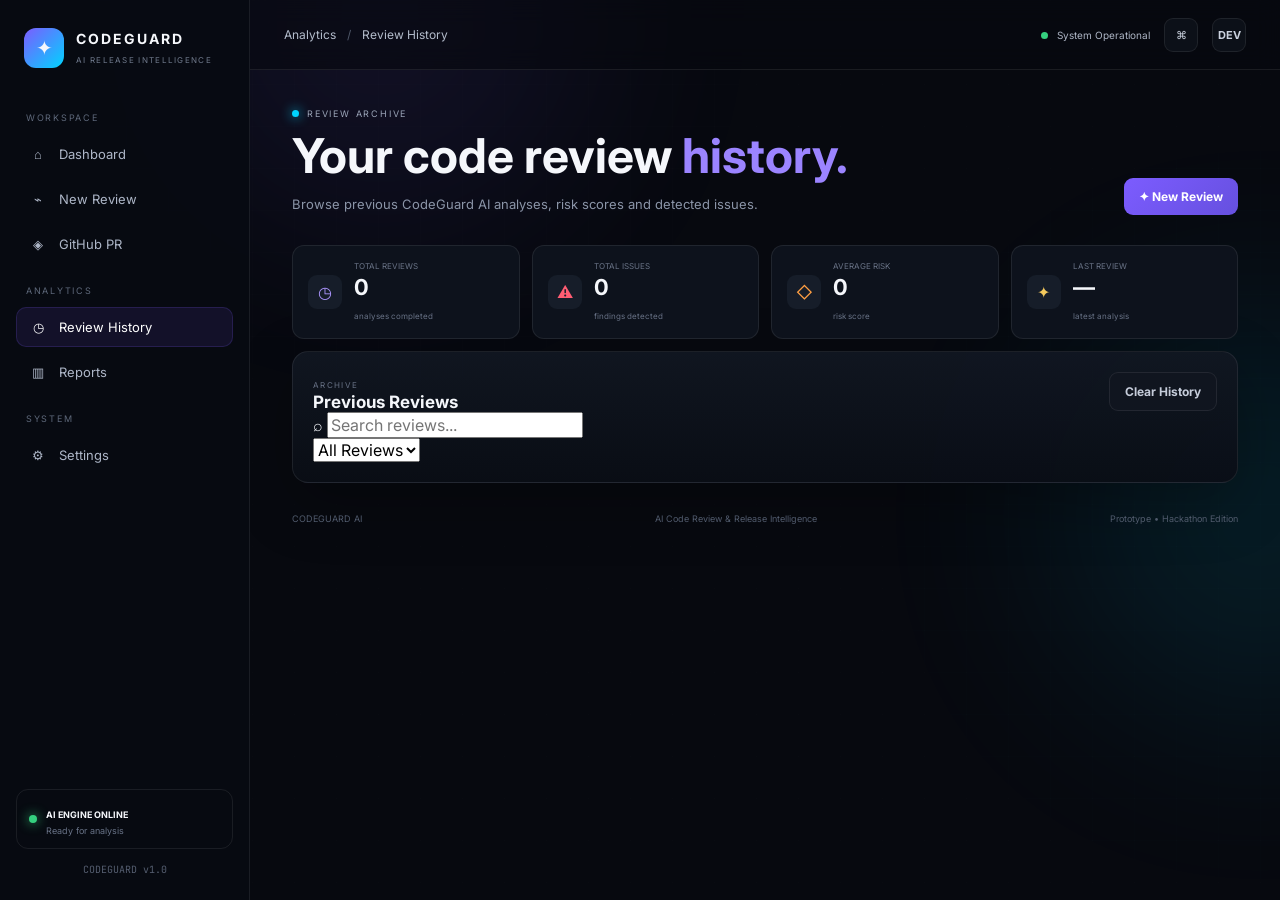
<file: history.html>
<!DOCTYPE html>
<html lang="en">
<head>
    <meta charset="UTF-8">
    <meta name="viewport" content="width=device-width, initial-scale=1.0">

    <title>CodeGuard AI — Review History</title>

    <link rel="stylesheet" href="style.css">
</head>

<body>

    <!-- BACKGROUND -->
    <div class="background-grid"></div>
    <div class="glow glow-one"></div>
    <div class="glow glow-two"></div>


    <div class="app">

        <!-- ================= SIDEBAR ================= -->
        <aside class="sidebar">

            <div class="brand">
                <div class="brand-icon">✦</div>

                <div>
                    <h1>CODEGUARD</h1>
                    <small>AI RELEASE INTELLIGENCE</small>
                </div>
            </div>


            <nav class="navigation">

                <p class="nav-label">WORKSPACE</p>

                <a class="nav-item" href="index.html">
                    <span>⌂</span>
                    Dashboard
                </a>

                <a class="nav-item" href="review.html">
                    <span>⌁</span>
                    New Review
                </a>

                <a class="nav-item" href="github-pr.html">
                    <span>◈</span>
                    GitHub PR
                </a>


                <p class="nav-label">ANALYTICS</p>

                <a class="nav-item active" href="history.html">
                    <span>◷</span>
                    Review History
                </a>

                <a class="nav-item" href="reports.html">
                    <span>▥</span>
                    Reports
                </a>


                <p class="nav-label">SYSTEM</p>

                <a class="nav-item" href="settings.html">
                    <span>⚙</span>
                    Settings
                </a>

            </nav>


            <div class="sidebar-bottom">

                <div class="ai-status">

                    <div class="online-dot"></div>

                    <div>
                        <strong>AI ENGINE ONLINE</strong>
                        <small>Ready for analysis</small>
                    </div>

                </div>

                <div class="version">
                    CODEGUARD v1.0
                </div>

            </div>

        </aside>


        <!-- ================= MAIN ================= -->
        <main class="main">

            <!-- TOPBAR -->
            <header class="topbar">

                <div class="mobile-brand">
                    ✦ CODEGUARD AI
                </div>

                <div class="breadcrumb">
                    Analytics
                    <span>/</span>
                    Review History
                </div>

                <div class="top-actions">

                    <div class="connection">
                        <span></span>
                        System Operational
                    </div>

                    <div class="icon-button">
                        ⌘
                    </div>

                    <div class="avatar">
                        DEV
                    </div>

                </div>

            </header>


            <div class="content">

                <!-- ================= HERO ================= -->
                <section class="hero">

                    <div>

                        <div class="eyebrow">
                            <span class="pulse"></span>
                            REVIEW ARCHIVE
                        </div>

                        <h2>
                            Your code review
                            <span>history.</span>
                        </h2>

                        <p>
                            Browse previous CodeGuard AI analyses,
                            risk scores and detected issues.
                        </p>

                    </div>


                    <div class="hero-actions">

                        <button
                            class="primary-button"
                            onclick="location.href='review.html'"
                        >
                            ✦ New Review
                        </button>

                    </div>

                </section>


                <!-- ================= SUMMARY ================= -->
                <section class="metrics">

                    <div class="metric-card">

                        <div class="metric-icon purple">
                            ◷
                        </div>

                        <div>
                            <span>
                                TOTAL REVIEWS
                            </span>

                            <strong id="historyTotalReviews">
                                0
                            </strong>

                            <small>
                                analyses completed
                            </small>
                        </div>

                    </div>


                    <div class="metric-card">

                        <div class="metric-icon red">
                            ⚠
                        </div>

                        <div>
                            <span>
                                TOTAL ISSUES
                            </span>

                            <strong id="historyTotalIssues">
                                0
                            </strong>

                            <small>
                                findings detected
                            </small>
                        </div>

                    </div>


                    <div class="metric-card">

                        <div class="metric-icon orange">
                            ◇
                        </div>

                        <div>
                            <span>
                                AVERAGE RISK
                            </span>

                            <strong id="historyAverageRisk">
                                0
                            </strong>

                            <small>
                                risk score
                            </small>
                        </div>

                    </div>


                    <div class="metric-card">

                        <div class="metric-icon yellow">
                            ✦
                        </div>

                        <div>
                            <span>
                                LAST REVIEW
                            </span>

                            <strong id="historyLastReview">
                                —
                            </strong>

                            <small>
                                latest analysis
                            </small>
                        </div>

                    </div>

                </section>


                <!-- ================= HISTORY PANEL ================= -->
                <section class="panel history-panel">

                    <div class="panel-header">

                        <div>

                            <span class="panel-label">
                                ARCHIVE
                            </span>

                            <h3>
                                Previous Reviews
                            </h3>

                        </div>


                        <div class="history-actions">

                            <button
                                class="ghost-button"
                                onclick="clearReviewHistory()"
                            >
                                Clear History
                            </button>

                        </div>

                    </div>


                    <!-- SEARCH -->
                    <div class="history-toolbar">

                        <div class="search-box">

                            <span>
                                ⌕
                            </span>

                            <input
                                type="text"
                                id="historySearch"
                                placeholder="Search reviews..."
                                oninput="filterReviewHistory()"
                            >

                        </div>


                        <select
                            id="historyFilter"
                            onchange="filterReviewHistory()"
                        >

                            <option value="all">
                                All Reviews
                            </option>

                            <option value="safe">
                                Safe
                            </option>

                            <option value="warning">
                                Warning
                            </option>

                            <option value="critical">
                                Critical
                            </option>

                        </select>

                    </div>


                    <!-- HISTORY LIST -->
                    <div
                        class="history-list"
                        id="historyList"
                    >

                        <!-- JavaScript will populate this -->

                    </div>


                    <!-- EMPTY STATE -->
                    <div
                        class="empty-state hidden"
                        id="historyEmpty"
                    >

                        <div class="empty-icon">
                            ◷
                        </div>

                        <h3>
                            No reviews yet
                        </h3>

                        <p>
                            Your completed code reviews will
                            appear here.
                        </p>

                        <button
                            class="primary-button"
                            onclick="location.href='review.html'"
                        >
                            ✦ Start Your First Review
                        </button>

                    </div>

                </section>


                <!-- ================= FOOTER ================= -->
                <footer>

                    <div>
                        CODEGUARD AI
                    </div>

                    <span>
                        AI Code Review &amp; Release Intelligence
                    </span>

                    <span>
                        Prototype • Hackathon Edition
                    </span>

                </footer>

            </div>

        </main>

    </div>


    <script src="script.js"></script>

</body>
</html>
</file>
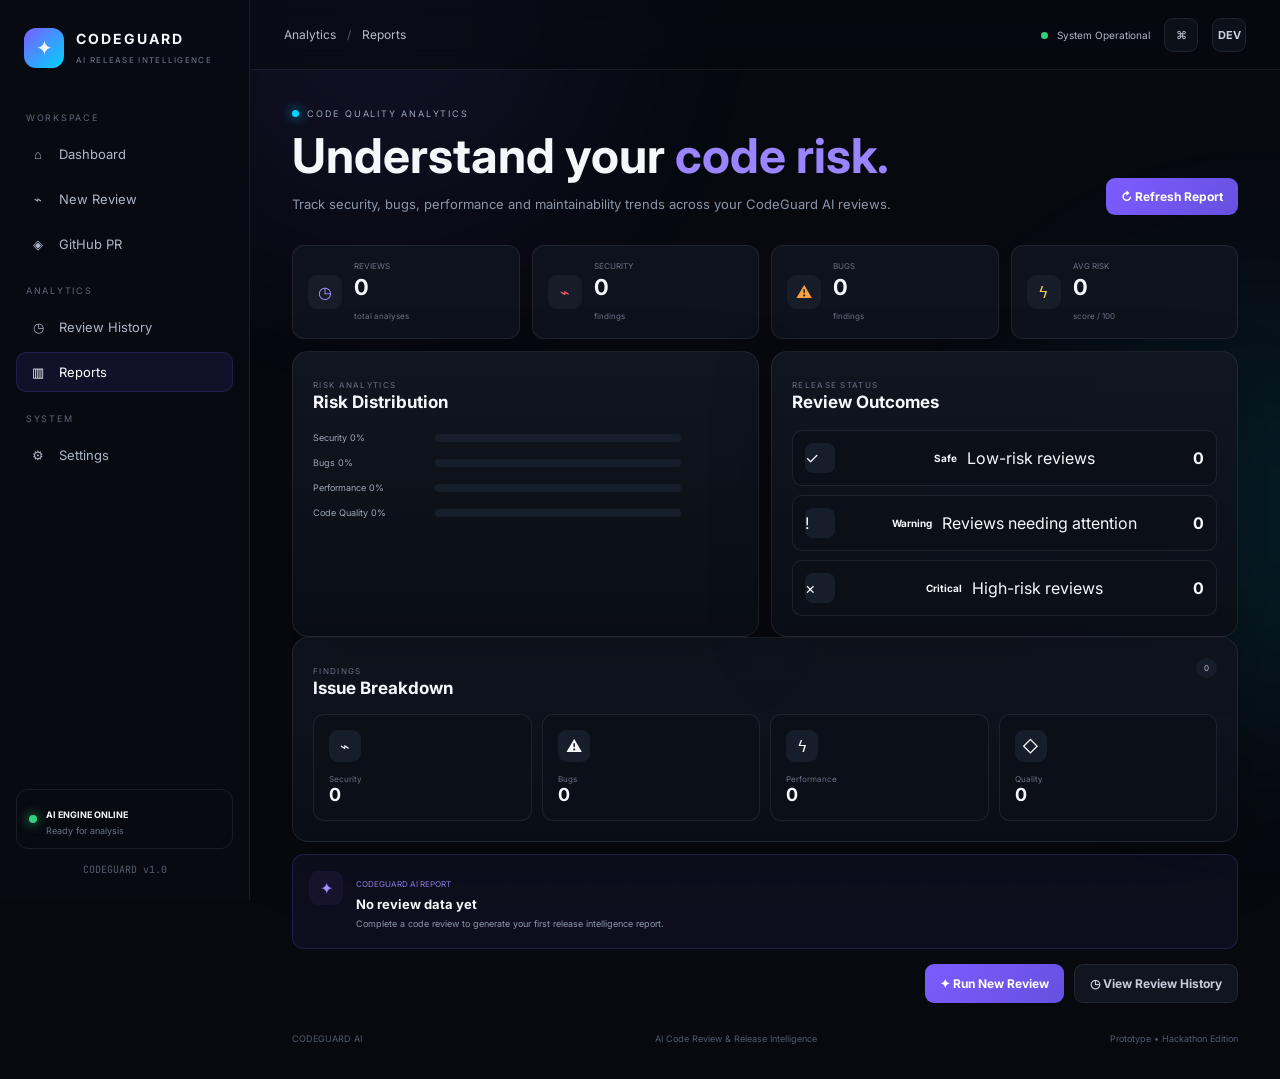
<file: reports.html>
<!DOCTYPE html>
<html lang="en">
<head>
    <meta charset="UTF-8">
    <meta name="viewport" content="width=device-width, initial-scale=1.0">

    <title>CodeGuard AI — Reports</title>

    <link rel="stylesheet" href="style.css">
</head>

<body>

    <!-- BACKGROUND -->
    <div class="background-grid"></div>
    <div class="glow glow-one"></div>
    <div class="glow glow-two"></div>


    <div class="app">

        <!-- ================= SIDEBAR ================= -->
        <aside class="sidebar">

            <div class="brand">
                <div class="brand-icon">✦</div>

                <div>
                    <h1>CODEGUARD</h1>
                    <small>AI RELEASE INTELLIGENCE</small>
                </div>
            </div>


            <nav class="navigation">

                <p class="nav-label">WORKSPACE</p>

                <a class="nav-item" href="index.html">
                    <span>⌂</span>
                    Dashboard
                </a>

                <a class="nav-item" href="review.html">
                    <span>⌁</span>
                    New Review
                </a>

                <a class="nav-item" href="github-pr.html">
                    <span>◈</span>
                    GitHub PR
                </a>


                <p class="nav-label">ANALYTICS</p>

                <a class="nav-item" href="history.html">
                    <span>◷</span>
                    Review History
                </a>

                <a class="nav-item active" href="reports.html">
                    <span>▥</span>
                    Reports
                </a>


                <p class="nav-label">SYSTEM</p>

                <a class="nav-item" href="settings.html">
                    <span>⚙</span>
                    Settings
                </a>

            </nav>


            <div class="sidebar-bottom">

                <div class="ai-status">

                    <div class="online-dot"></div>

                    <div>
                        <strong>AI ENGINE ONLINE</strong>
                        <small>Ready for analysis</small>
                    </div>

                </div>

                <div class="version">
                    CODEGUARD v1.0
                </div>

            </div>

        </aside>


        <!-- ================= MAIN ================= -->
        <main class="main">

            <!-- TOPBAR -->
            <header class="topbar">

                <div class="mobile-brand">
                    ✦ CODEGUARD AI
                </div>

                <div class="breadcrumb">
                    Analytics
                    <span>/</span>
                    Reports
                </div>

                <div class="top-actions">

                    <div class="connection">
                        <span></span>
                        System Operational
                    </div>

                    <div class="icon-button">
                        ⌘
                    </div>

                    <div class="avatar">
                        DEV
                    </div>

                </div>

            </header>


            <div class="content">

                <!-- ================= HERO ================= -->
                <section class="hero">

                    <div>

                        <div class="eyebrow">
                            <span class="pulse"></span>
                            CODE QUALITY ANALYTICS
                        </div>

                        <h2>
                            Understand your
                            <span>code risk.</span>
                        </h2>

                        <p>
                            Track security, bugs, performance and
                            maintainability trends across your
                            CodeGuard AI reviews.
                        </p>

                    </div>


                    <div class="hero-actions">

                        <button
                            class="primary-button"
                            onclick="refreshReports()"
                        >
                            ↻ Refresh Report
                        </button>

                    </div>

                </section>


                <!-- ================= REPORT SUMMARY ================= -->
                <section class="metrics">

                    <div class="metric-card">

                        <div class="metric-icon purple">
                            ◷
                        </div>

                        <div>

                            <span>
                                REVIEWS
                            </span>

                            <strong id="reportTotalReviews">
                                0
                            </strong>

                            <small>
                                total analyses
                            </small>

                        </div>

                    </div>


                    <div class="metric-card">

                        <div class="metric-icon red">
                            ⌁
                        </div>

                        <div>

                            <span>
                                SECURITY
                            </span>

                            <strong id="reportSecurityIssues">
                                0
                            </strong>

                            <small>
                                findings
                            </small>

                        </div>

                    </div>


                    <div class="metric-card">

                        <div class="metric-icon orange">
                            ⚠
                        </div>

                        <div>

                            <span>
                                BUGS
                            </span>

                            <strong id="reportBugIssues">
                                0
                            </strong>

                            <small>
                                findings
                            </small>

                        </div>

                    </div>


                    <div class="metric-card">

                        <div class="metric-icon yellow">
                            ϟ
                        </div>

                        <div>

                            <span>
                                AVG RISK
                            </span>

                            <strong id="reportAverageRisk">
                                0
                            </strong>

                            <small>
                                score / 100
                            </small>

                        </div>

                    </div>

                </section>


                <!-- ================= REPORT GRID ================= -->
                <div class="results-grid">


                    <!-- RISK DISTRIBUTION -->
                    <section class="panel">

                        <div class="panel-header">

                            <div>

                                <span class="panel-label">
                                    RISK ANALYTICS
                                </span>

                                <h3>
                                    Risk Distribution
                                </h3>

                            </div>

                        </div>


                        <div class="report-chart">

                            <div class="chart-row">

                                <div class="chart-label">
                                    Security
                                    <span id="reportSecurityPercent">
                                        0%
                                    </span>
                                </div>

                                <div class="chart-track">
                                    <div
                                        class="chart-fill security"
                                        id="reportSecurityBar"
                                    ></div>
                                </div>

                            </div>


                            <div class="chart-row">

                                <div class="chart-label">
                                    Bugs
                                    <span id="reportBugPercent">
                                        0%
                                    </span>
                                </div>

                                <div class="chart-track">
                                    <div
                                        class="chart-fill bugs"
                                        id="reportBugBar"
                                    ></div>
                                </div>

                            </div>


                            <div class="chart-row">

                                <div class="chart-label">
                                    Performance
                                    <span id="reportPerformancePercent">
                                        0%
                                    </span>
                                </div>

                                <div class="chart-track">
                                    <div
                                        class="chart-fill performance"
                                        id="reportPerformanceBar"
                                    ></div>
                                </div>

                            </div>


                            <div class="chart-row">

                                <div class="chart-label">
                                    Code Quality
                                    <span id="reportQualityPercent">
                                        0%
                                    </span>
                                </div>

                                <div class="chart-track">
                                    <div
                                        class="chart-fill quality"
                                        id="reportQualityBar"
                                    ></div>
                                </div>

                            </div>

                        </div>

                    </section>


                    <!-- REVIEW STATUS -->
                    <section class="panel">

                        <div class="panel-header">

                            <div>

                                <span class="panel-label">
                                    RELEASE STATUS
                                </span>

                                <h3>
                                    Review Outcomes
                                </h3>

                            </div>

                        </div>


                        <div class="outcome-list">

                            <div class="outcome-item">

                                <div class="outcome-icon safe">
                                    ✓
                                </div>

                                <div>
                                    <strong>
                                        Safe
                                    </strong>

                                    <span>
                                        Low-risk reviews
                                    </span>
                                </div>

                                <b id="reportSafeCount">
                                    0
                                </b>

                            </div>


                            <div class="outcome-item">

                                <div class="outcome-icon warning">
                                    !
                                </div>

                                <div>
                                    <strong>
                                        Warning
                                    </strong>

                                    <span>
                                        Reviews needing attention
                                    </span>
                                </div>

                                <b id="reportWarningCount">
                                    0
                                </b>

                            </div>


                            <div class="outcome-item">

                                <div class="outcome-icon critical">
                                    ×
                                </div>

                                <div>
                                    <strong>
                                        Critical
                                    </strong>

                                    <span>
                                        High-risk reviews
                                    </span>
                                </div>

                                <b id="reportCriticalCount">
                                    0
                                </b>

                            </div>

                        </div>

                    </section>

                </div>


                <!-- ================= CATEGORY BREAKDOWN ================= -->
                <section class="panel">

                    <div class="panel-header">

                        <div>

                            <span class="panel-label">
                                FINDINGS
                            </span>

                            <h3>
                                Issue Breakdown
                            </h3>

                        </div>

                        <span
                            class="issue-count"
                            id="reportTotalIssues"
                        >
                            0
                        </span>

                    </div>


                    <div class="issue-breakdown">

                        <div class="breakdown-card">

                            <div class="breakdown-icon red">
                                ⌁
                            </div>

                            <div>

                                <span>
                                    Security
                                </span>

                                <strong id="breakdownSecurity">
                                    0
                                </strong>

                            </div>

                        </div>


                        <div class="breakdown-card">

                            <div class="breakdown-icon orange">
                                ⚠
                            </div>

                            <div>

                                <span>
                                    Bugs
                                </span>

                                <strong id="breakdownBugs">
                                    0
                                </strong>

                            </div>

                        </div>


                        <div class="breakdown-card">

                            <div class="breakdown-icon yellow">
                                ϟ
                            </div>

                            <div>

                                <span>
                                    Performance
                                </span>

                                <strong id="breakdownPerformance">
                                    0
                                </strong>

                            </div>

                        </div>


                        <div class="breakdown-card">

                            <div class="breakdown-icon purple">
                                ◇
                            </div>

                            <div>

                                <span>
                                    Quality
                                </span>

                                <strong id="breakdownQuality">
                                    0
                                </strong>

                            </div>

                        </div>

                    </div>

                </section>


                <!-- ================= AI SUMMARY ================= -->
                <section class="ai-insight">

                    <div class="ai-insight-icon">
                        ✦
                    </div>

                    <div>

                        <span>
                            CODEGUARD AI REPORT
                        </span>

                        <h3 id="reportInsightTitle">
                            No review data yet
                        </h3>

                        <p id="reportInsight">
                            Complete a code review to generate
                            your first release intelligence report.
                        </p>

                    </div>

                </section>


                <!-- ================= ACTION ================= -->
                <div class="report-actions">

                    <button
                        class="primary-button"
                        onclick="location.href='review.html'"
                    >
                        ✦ Run New Review
                    </button>

                    <button
                        class="ghost-button"
                        onclick="location.href='history.html'"
                    >
                        ◷ View Review History
                    </button>

                </div>


                <!-- ================= FOOTER ================= -->
                <footer>

                    <div>
                        CODEGUARD AI
                    </div>

                    <span>
                        AI Code Review &amp; Release Intelligence
                    </span>

                    <span>
                        Prototype • Hackathon Edition
                    </span>

                </footer>

            </div>

        </main>

    </div>


    <script src="script.js"></script>

</body>
</html>
</file>
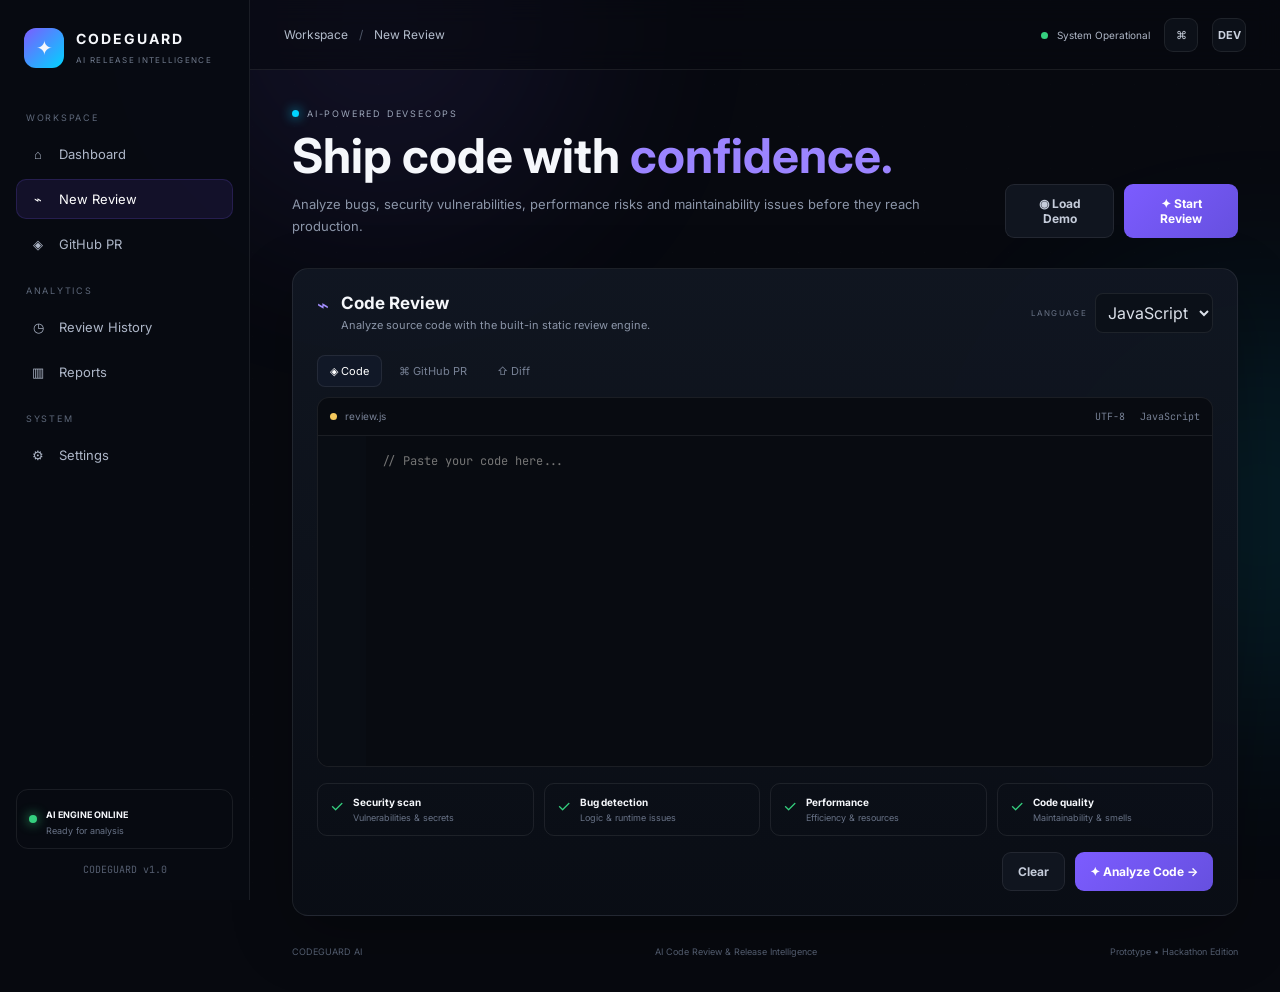
<file: review.html>
<!DOCTYPE html>
<html lang="en">
<head>
    <meta charset="UTF-8">
    <meta name="viewport" content="width=device-width, initial-scale=1.0">

    <title>CodeGuard AI — New Review</title>

    <link rel="stylesheet" href="style.css">
</head>

<body>

    <!-- Background -->
    <div class="background-grid"></div>
    <div class="glow glow-one"></div>
    <div class="glow glow-two"></div>

    <div class="app">

        <!-- ================= SIDEBAR ================= -->
        <aside class="sidebar">

            <div class="brand">
                <div class="brand-icon">✦</div>

                <div>
                    <h1>CODEGUARD</h1>
                    <small>AI RELEASE INTELLIGENCE</small>
                </div>
            </div>

            <nav class="navigation">

                <p class="nav-label">WORKSPACE</p>

                <a class="nav-item" href="index.html">
                    <span>⌂</span>
                    Dashboard
                </a>

                <a class="nav-item active" href="review.html">
                    <span>⌁</span>
                    New Review
                </a>

                <a class="nav-item" href="github-pr.html">
                    <span>◈</span>
                    GitHub PR
                </a>

                <p class="nav-label">ANALYTICS</p>

                <a class="nav-item" href="history.html">
                    <span>◷</span>
                    Review History
                </a>

                <a class="nav-item" href="reports.html">
                    <span>▥</span>
                    Reports
                </a>

                <p class="nav-label">SYSTEM</p>

                <a class="nav-item" href="settings.html">
                    <span>⚙</span>
                    Settings
                </a>

            </nav>

            <div class="sidebar-bottom">

                <div class="ai-status">
                    <div class="online-dot"></div>

                    <div>
                        <strong>AI ENGINE ONLINE</strong>
                        <small>Ready for analysis</small>
                    </div>
                </div>

                <div class="version">
                    CODEGUARD v1.0
                </div>

            </div>

        </aside>


        <!-- ================= MAIN ================= -->
        <main class="main">

            <!-- TOP BAR -->
            <header class="topbar">

                <div class="mobile-brand">
                    ✦ CODEGUARD AI
                </div>

                <div class="breadcrumb">
                    Workspace
                    <span>/</span>
                    New Review
                </div>

                <div class="top-actions">

                    <div class="connection">
                        <span></span>
                        System Operational
                    </div>

                    <div class="icon-button">
                        ⌘
                    </div>

                    <div class="avatar">
                        DEV
                    </div>

                </div>

            </header>


            <div class="content">

                <!-- ================= HERO ================= -->
                <section class="hero">

                    <div>

                        <div class="eyebrow">
                            <span class="pulse"></span>
                            AI-POWERED DEVSECOPS
                        </div>

                        <h2>
                            Ship code with
                            <span>confidence.</span>
                        </h2>

                        <p>
                            Analyze bugs, security vulnerabilities,
                            performance risks and maintainability issues
                            before they reach production.
                        </p>

                    </div>


                    <div class="hero-actions">

                        <button
                            class="ghost-button"
                            onclick="loadSample()"
                        >
                            ◉ Load Demo
                        </button>

                        <button
                            class="primary-button"
                            onclick="focusReview()"
                        >
                            ✦ Start Review
                        </button>

                    </div>

                </section>


                <!-- ================================================= -->
                <!-- REVIEW SECTION -->
                <!-- ================================================= -->

                <section
                    class="review-card"
                    id="reviewSection"
                >

                    <!-- CARD HEADER -->
                    <div class="card-top">

                        <div class="card-title">

                            <span class="title-icon">
                                ⌁
                            </span>

                            <div>

                                <h3>
                                    Code Review
                                </h3>

                                <p>
                                    Analyze source code with the
                                    built-in static review engine.
                                </p>

                            </div>

                        </div>


                        <div class="language-selector">

                            <span>
                                LANGUAGE
                            </span>

                            <select id="language">

                                <option value="javascript">
                                    JavaScript
                                </option>

                                <option value="python">
                                    Python
                                </option>

                                <option value="java">
                                    Java
                                </option>

                            </select>

                        </div>

                    </div>


                    <!-- SOURCE TABS -->
                    <div class="source-tabs">

                        <button
                            class="source-tab active"
                        >
                            ◈ Code
                        </button>

                        <button
                            class="source-tab"
                            onclick="location.href='github-pr.html'"
                        >
                            ⌘ GitHub PR
                        </button>

                        <button class="source-tab">
                            ⇧ Diff
                        </button>

                    </div>


                    <!-- ================= EDITOR ================= -->
                    <div class="editor-wrapper">

                        <div class="editor-header">

                            <div class="file-info">

                                <span class="file-dot"></span>

                                <span id="fileName">
                                    review.js
                                </span>

                            </div>


                            <div class="editor-tools">

                                <span>
                                    UTF-8
                                </span>

                                <span>
                                    JavaScript
                                </span>

                            </div>

                        </div>


                        <div class="editor">

                            <!-- LINE NUMBERS -->
                            <div
                                class="line-numbers"
                                id="lineNumbers"
                            >
                                1
                            </div>


                            <!-- CODE INPUT -->
                            <textarea
                                id="codeInput"
                                spellcheck="false"
                                placeholder="// Paste your code here..."
                            ></textarea>

                        </div>

                    </div>


                    <!-- ================= REVIEW OPTIONS ================= -->
                    <div class="review-options">

                        <div class="option">

                            <span class="option-check">
                                ✓
                            </span>

                            <div>

                                <strong>
                                    Security scan
                                </strong>

                                <small>
                                    Vulnerabilities &amp; secrets
                                </small>

                            </div>

                        </div>


                        <div class="option">

                            <span class="option-check">
                                ✓
                            </span>

                            <div>

                                <strong>
                                    Bug detection
                                </strong>

                                <small>
                                    Logic &amp; runtime issues
                                </small>

                            </div>

                        </div>


                        <div class="option">

                            <span class="option-check">
                                ✓
                            </span>

                            <div>

                                <strong>
                                    Performance
                                </strong>

                                <small>
                                    Efficiency &amp; resources
                                </small>

                            </div>

                        </div>


                        <div class="option">

                            <span class="option-check">
                                ✓
                            </span>

                            <div>

                                <strong>
                                    Code quality
                                </strong>

                                <small>
                                    Maintainability &amp; smells
                                </small>

                            </div>

                        </div>

                    </div>


                    <!-- ================= ACTIONS ================= -->
                    <div class="review-actions">

                        <button
                            class="clear-button"
                            onclick="clearCode()"
                        >
                            Clear
                        </button>


                        <button
                            class="analyze-button"
                            id="analyzeButton"
                            onclick="startAnalysis()"
                        >

                            <span>
                                ✦
                            </span>

                            Analyze Code

                            <span class="button-arrow">
                                →
                            </span>

                        </button>

                    </div>

                </section>


                <!-- ================================================= -->
                <!-- ANALYSIS SCREEN -->
                <!-- ================================================= -->

                <section
                    class="analysis-screen hidden"
                    id="analysisScreen"
                >

                    <div class="analysis-orbit">

                        <div class="orbit-ring ring-one"></div>

                        <div class="orbit-ring ring-two"></div>

                        <div class="ai-core">
                            ✦
                        </div>

                    </div>


                    <h3>
                        Analyzing your code...
                    </h3>

                    <p>
                        CodeGuard AI is running multiple
                        review engines.
                    </p>


                    <div class="analysis-steps">

                        <div class="analysis-step complete">
                            <span>✓</span>
                            Parsing source code
                        </div>

                        <div class="analysis-step complete">
                            <span>✓</span>
                            Running security checks
                        </div>

                        <div class="analysis-step active-step">
                            <span>◌</span>
                            Detecting vulnerabilities
                        </div>

                        <div class="analysis-step">
                            <span>○</span>
                            Calculating release risk
                        </div>

                    </div>

                </section>


                <!-- ================================================= -->
                <!-- RESULTS -->
                <!-- ================================================= -->

                <section
                    class="results hidden"
                    id="results"
                >

                    <!-- RELEASE GATE -->
                    <div class="release-gate">

                        <div class="gate-left">

                            <div
                                class="gate-icon"
                                id="gateIcon"
                            >
                                !
                            </div>

                            <div>

                                <span class="gate-label">
                                    RELEASE GATE
                                </span>

                                <h3 id="gateTitle">
                                    REVIEW REQUIRED
                                </h3>

                                <p id="gateMessage">
                                    Critical findings should be
                                    addressed before release.
                                </p>

                            </div>

                        </div>


                        <div class="gate-score">

                            <span>
                                RISK SCORE
                            </span>

                            <strong id="riskScore">
                                0
                            </strong>

                            <small>
                                /100
                            </small>

                        </div>

                    </div>


                    <!-- METRICS -->
                    <div class="metrics">

                        <div class="metric-card">

                            <div class="metric-icon red">
                                ⌁
                            </div>

                            <div>

                                <span>
                                    SECURITY
                                </span>

                                <strong id="securityCount">
                                    0
                                </strong>

                                <small>
                                    issues detected
                                </small>

                            </div>

                        </div>


                        <div class="metric-card">

                            <div class="metric-icon orange">
                                ⚠
                            </div>

                            <div>

                                <span>
                                    BUGS
                                </span>

                                <strong id="bugCount">
                                    0
                                </strong>

                                <small>
                                    issues detected
                                </small>

                            </div>

                        </div>


                        <div class="metric-card">

                            <div class="metric-icon yellow">
                                ϟ
                            </div>

                            <div>

                                <span>
                                    PERFORMANCE
                                </span>

                                <strong id="performanceCount">
                                    0
                                </strong>

                                <small>
                                    issues detected
                                </small>

                            </div>

                        </div>


                        <div class="metric-card">

                            <div class="metric-icon purple">
                                ◇
                            </div>

                            <div>

                                <span>
                                    CODE QUALITY
                                </span>

                                <strong id="smellCount">
                                    0
                                </strong>

                                <small>
                                    issues detected
                                </small>

                            </div>

                        </div>

                    </div>


                    <!-- RESULTS GRID -->
                    <div class="results-grid">

                        <!-- RISK BREAKDOWN -->
                        <div class="panel">

                            <div class="panel-header">

                                <div>

                                    <span class="panel-label">
                                        RELEASE INTELLIGENCE
                                    </span>

                                    <h3>
                                        Risk Breakdown
                                    </h3>

                                </div>

                                <span
                                    class="risk-level"
                                    id="riskLevel"
                                >
                                    SAFE
                                </span>

                            </div>


                            <div class="risk-visual">

                                <div class="risk-circle">

                                    <div>

                                        <strong id="riskPercent">
                                            0%
                                        </strong>

                                        <span>
                                            RISK
                                        </span>

                                    </div>

                                </div>

                            </div>


                            <div class="risk-bars">

                                <div class="risk-bar">

                                    <div>
                                        <span>
                                            Security
                                        </span>

                                        <b id="securityRisk">
                                            0
                                        </b>
                                    </div>

                                    <div class="bar">
                                        <i id="securityBar"></i>
                                    </div>

                                </div>


                                <div class="risk-bar">

                                    <div>
                                        <span>
                                            Bug likelihood
                                        </span>

                                        <b id="bugRisk">
                                            0
                                        </b>
                                    </div>

                                    <div class="bar">
                                        <i id="bugBar"></i>
                                    </div>

                                </div>


                                <div class="risk-bar">

                                    <div>
                                        <span>
                                            Performance
                                        </span>

                                        <b id="performanceRisk">
                                            0
                                        </b>
                                    </div>

                                    <div class="bar">
                                        <i id="performanceBar"></i>
                                    </div>

                                </div>


                                <div class="risk-bar">

                                    <div>
                                        <span>
                                            Code quality
                                        </span>

                                        <b id="qualityRisk">
                                            0
                                        </b>
                                    </div>

                                    <div class="bar">
                                        <i id="qualityBar"></i>
                                    </div>

                                </div>

                            </div>

                        </div>


                        <!-- MUST FIX -->
                        <div class="panel">

                            <div class="panel-header">

                                <div>

                                    <span class="panel-label">
                                        PRIORITY QUEUE
                                    </span>

                                    <h3>
                                        Must-Fix Issues
                                    </h3>

                                </div>

                                <span
                                    class="issue-count"
                                    id="issueCount"
                                >
                                    0
                                </span>

                            </div>


                            <div
                                class="issues-list"
                                id="issuesContainer"
                            >
                            </div>

                        </div>

                    </div>


                    <!-- AI INSIGHT -->
                    <div class="ai-insight">

                        <div class="ai-insight-icon">
                            ✦
                        </div>

                        <div>

                            <span>
                                CODEGUARD AI INSIGHT
                            </span>

                            <h3 id="aiInsightTitle">
                                Analysis complete
                            </h3>

                            <p id="aiInsight">
                                Review findings below.
                            </p>

                        </div>

                    </div>


                    <!-- NEW REVIEW -->
                    <button
                        class="new-review"
                        onclick="newReview()"
                    >
                        ↻ Start New Review
                    </button>

                </section>


                <!-- FOOTER -->
                <footer>

                    <div>
                        CODEGUARD AI
                    </div>

                    <span>
                        AI Code Review &amp; Release Intelligence
                    </span>

                    <span>
                        Prototype • Hackathon Edition
                    </span>

                </footer>

            </div>

        </main>

    </div>


    <!-- JAVASCRIPT -->
    <script src="script.js"></script>

</body>
</html>
</file>
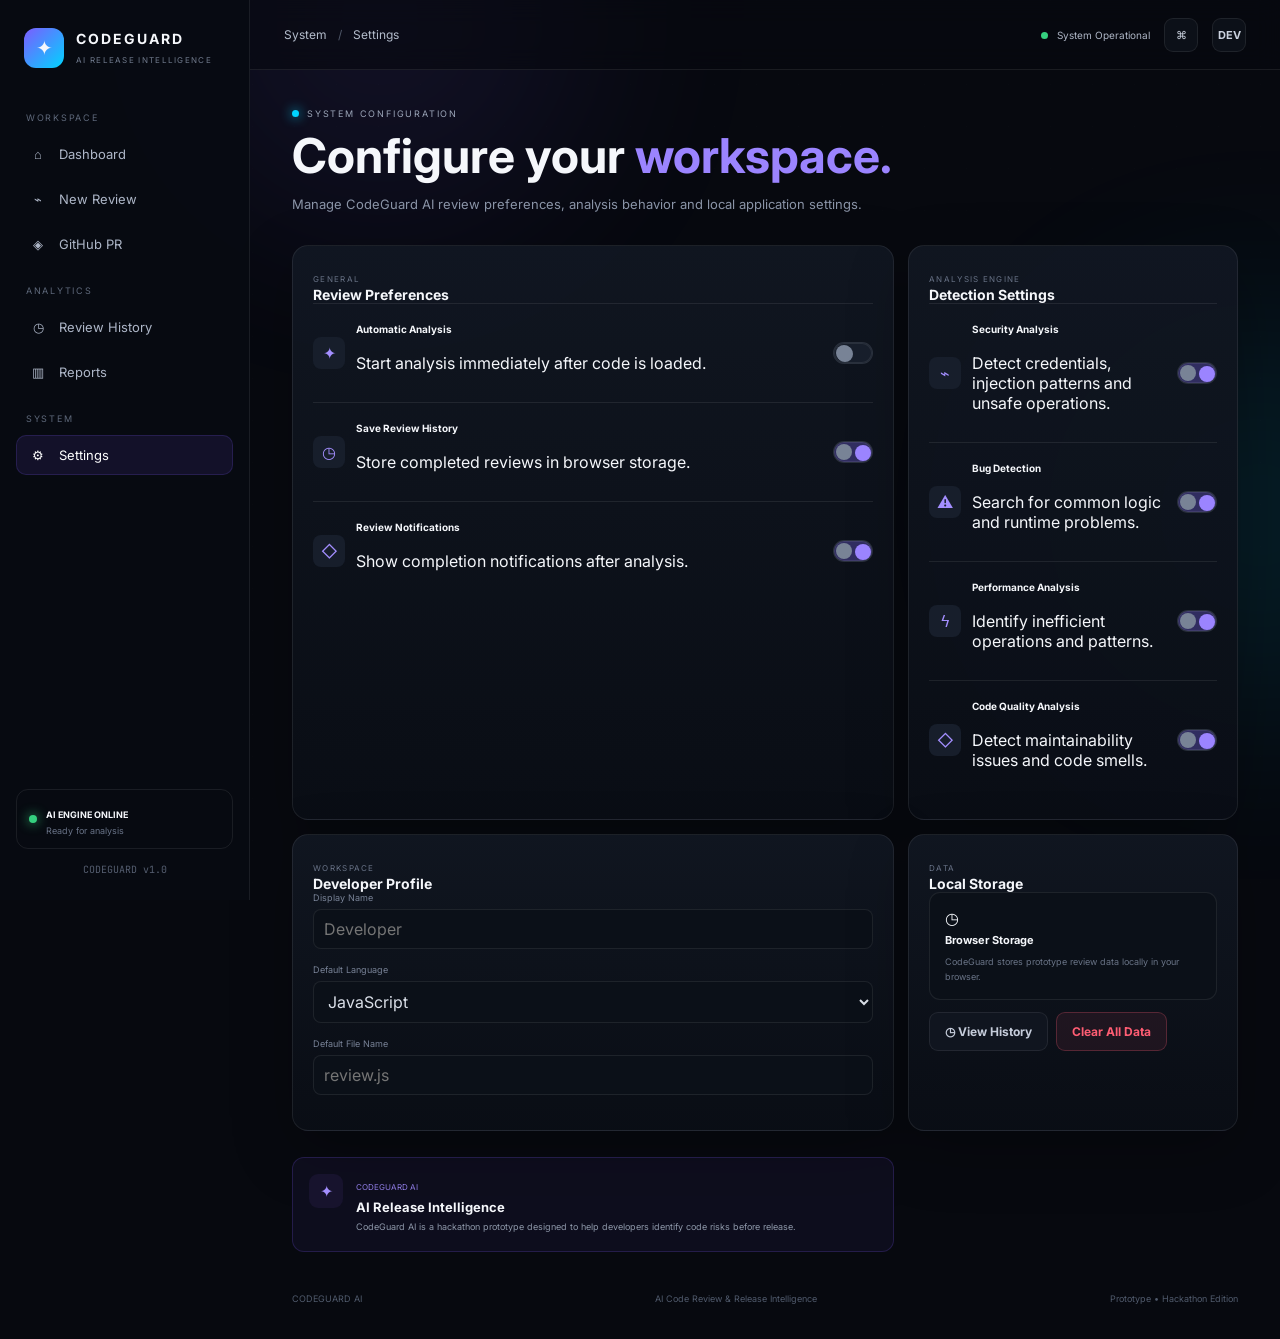
<file: settings.html>
<!DOCTYPE html>
<html lang="en">
<head>
    <meta charset="UTF-8">
    <meta name="viewport" content="width=device-width, initial-scale=1.0">

    <title>CodeGuard AI — Settings</title>

    <link rel="stylesheet" href="style.css">
</head>

<body>

    <!-- BACKGROUND -->
    <div class="background-grid"></div>
    <div class="glow glow-one"></div>
    <div class="glow glow-two"></div>


    <div class="app">

        <!-- ================= SIDEBAR ================= -->
        <aside class="sidebar">

            <div class="brand">

                <div class="brand-icon">
                    ✦
                </div>

                <div>
                    <h1>CODEGUARD</h1>
                    <small>AI RELEASE INTELLIGENCE</small>
                </div>

            </div>


            <nav class="navigation">

                <p class="nav-label">
                    WORKSPACE
                </p>

                <a class="nav-item" href="index.html">
                    <span>⌂</span>
                    Dashboard
                </a>

                <a class="nav-item" href="review.html">
                    <span>⌁</span>
                    New Review
                </a>

                <a class="nav-item" href="github-pr.html">
                    <span>◈</span>
                    GitHub PR
                </a>


                <p class="nav-label">
                    ANALYTICS
                </p>

                <a class="nav-item" href="history.html">
                    <span>◷</span>
                    Review History
                </a>

                <a class="nav-item" href="reports.html">
                    <span>▥</span>
                    Reports
                </a>


                <p class="nav-label">
                    SYSTEM
                </p>

                <a class="nav-item active" href="settings.html">
                    <span>⚙</span>
                    Settings
                </a>

            </nav>


            <div class="sidebar-bottom">

                <div class="ai-status">

                    <div class="online-dot"></div>

                    <div>
                        <strong>
                            AI ENGINE ONLINE
                        </strong>

                        <small>
                            Ready for analysis
                        </small>
                    </div>

                </div>


                <div class="version">
                    CODEGUARD v1.0
                </div>

            </div>

        </aside>


        <!-- ================= MAIN ================= -->
        <main class="main">

            <!-- TOPBAR -->
            <header class="topbar">

                <div class="mobile-brand">
                    ✦ CODEGUARD AI
                </div>

                <div class="breadcrumb">

                    System

                    <span>/</span>

                    Settings

                </div>


                <div class="top-actions">

                    <div class="connection">

                        <span></span>

                        System Operational

                    </div>


                    <div class="icon-button">
                        ⌘
                    </div>


                    <div class="avatar">
                        DEV
                    </div>

                </div>

            </header>


            <div class="content">

                <!-- ================= HERO ================= -->
                <section class="hero">

                    <div>

                        <div class="eyebrow">

                            <span class="pulse"></span>

                            SYSTEM CONFIGURATION

                        </div>


                        <h2>

                            Configure your
                            <span>workspace.</span>

                        </h2>


                        <p>

                            Manage CodeGuard AI review preferences,
                            analysis behavior and local application
                            settings.

                        </p>

                    </div>

                </section>


                <!-- ================= SETTINGS ================= -->

                <div class="settings-layout">


                    <!-- GENERAL SETTINGS -->
                    <section class="panel settings-panel">

                        <div class="panel-header">

                            <div>

                                <span class="panel-label">
                                    GENERAL
                                </span>

                                <h3>
                                    Review Preferences
                                </h3>

                            </div>

                        </div>


                        <!-- Auto Analysis -->
                        <div class="setting-row">

                            <div class="setting-info">

                                <div class="setting-icon">
                                    ✦
                                </div>

                                <div>

                                    <strong>
                                        Automatic Analysis
                                    </strong>

                                    <p>
                                        Start analysis immediately
                                        after code is loaded.
                                    </p>

                                </div>

                            </div>


                            <label class="toggle">

                                <input
                                    type="checkbox"
                                    id="autoAnalysis"
                                    onchange="saveSettings()"
                                >

                                <span class="toggle-slider"></span>

                            </label>

                        </div>


                        <!-- Save Reviews -->
                        <div class="setting-row">

                            <div class="setting-info">

                                <div class="setting-icon">
                                    ◷
                                </div>

                                <div>

                                    <strong>
                                        Save Review History
                                    </strong>

                                    <p>
                                        Store completed reviews
                                        in browser storage.
                                    </p>

                                </div>

                            </div>


                            <label class="toggle">

                                <input
                                    type="checkbox"
                                    id="saveHistory"
                                    checked
                                    onchange="saveSettings()"
                                >

                                <span class="toggle-slider"></span>

                            </label>

                        </div>


                        <!-- Notifications -->
                        <div class="setting-row">

                            <div class="setting-info">

                                <div class="setting-icon">
                                    ◇
                                </div>

                                <div>

                                    <strong>
                                        Review Notifications
                                    </strong>

                                    <p>
                                        Show completion notifications
                                        after analysis.
                                    </p>

                                </div>

                            </div>


                            <label class="toggle">

                                <input
                                    type="checkbox"
                                    id="notifications"
                                    checked
                                    onchange="saveSettings()"
                                >

                                <span class="toggle-slider"></span>

                            </label>

                        </div>

                    </section>


                    <!-- ANALYSIS SETTINGS -->
                    <section class="panel settings-panel">

                        <div class="panel-header">

                            <div>

                                <span class="panel-label">
                                    ANALYSIS ENGINE
                                </span>

                                <h3>
                                    Detection Settings
                                </h3>

                            </div>

                        </div>


                        <!-- Security -->
                        <div class="setting-row">

                            <div class="setting-info">

                                <div class="setting-icon">
                                    ⌁
                                </div>

                                <div>

                                    <strong>
                                        Security Analysis
                                    </strong>

                                    <p>
                                        Detect credentials,
                                        injection patterns and
                                        unsafe operations.
                                    </p>

                                </div>

                            </div>


                            <label class="toggle">

                                <input
                                    type="checkbox"
                                    id="securityScan"
                                    checked
                                    onchange="saveSettings()"
                                >

                                <span class="toggle-slider"></span>

                            </label>

                        </div>


                        <!-- Bug Detection -->
                        <div class="setting-row">

                            <div class="setting-info">

                                <div class="setting-icon">
                                    ⚠
                                </div>

                                <div>

                                    <strong>
                                        Bug Detection
                                    </strong>

                                    <p>
                                        Search for common logic
                                        and runtime problems.
                                    </p>

                                </div>

                            </div>


                            <label class="toggle">

                                <input
                                    type="checkbox"
                                    id="bugDetection"
                                    checked
                                    onchange="saveSettings()"
                                >

                                <span class="toggle-slider"></span>

                            </label>

                        </div>


                        <!-- Performance -->
                        <div class="setting-row">

                            <div class="setting-info">

                                <div class="setting-icon">
                                    ϟ
                                </div>

                                <div>

                                    <strong>
                                        Performance Analysis
                                    </strong>

                                    <p>
                                        Identify inefficient
                                        operations and patterns.
                                    </p>

                                </div>

                            </div>


                            <label class="toggle">

                                <input
                                    type="checkbox"
                                    id="performanceScan"
                                    checked
                                    onchange="saveSettings()"
                                >

                                <span class="toggle-slider"></span>

                            </label>

                        </div>


                        <!-- Quality -->
                        <div class="setting-row">

                            <div class="setting-info">

                                <div class="setting-icon">
                                    ◇
                                </div>

                                <div>

                                    <strong>
                                        Code Quality Analysis
                                    </strong>

                                    <p>
                                        Detect maintainability
                                        issues and code smells.
                                    </p>

                                </div>

                            </div>


                            <label class="toggle">

                                <input
                                    type="checkbox"
                                    id="qualityScan"
                                    checked
                                    onchange="saveSettings()"
                                >

                                <span class="toggle-slider"></span>

                            </label>

                        </div>

                    </section>


                    <!-- PROFILE / DISPLAY -->
                    <section class="panel settings-panel">

                        <div class="panel-header">

                            <div>

                                <span class="panel-label">
                                    WORKSPACE
                                </span>

                                <h3>
                                    Developer Profile
                                </h3>

                            </div>

                        </div>


                        <div class="form-group">

                            <label for="developerName">
                                Display Name
                            </label>

                            <input
                                type="text"
                                id="developerName"
                                placeholder="Developer"
                                oninput="saveSettings()"
                            >

                        </div>


                        <div class="form-group">

                            <label for="defaultLanguage">
                                Default Language
                            </label>

                            <select
                                id="defaultLanguage"
                                onchange="saveSettings()"
                            >

                                <option value="javascript">
                                    JavaScript
                                </option>

                                <option value="python">
                                    Python
                                </option>

                                <option value="java">
                                    Java
                                </option>

                            </select>

                        </div>


                        <div class="form-group">

                            <label for="defaultFileName">
                                Default File Name
                            </label>

                            <input
                                type="text"
                                id="defaultFileName"
                                placeholder="review.js"
                                oninput="saveSettings()"
                            >

                        </div>

                    </section>


                    <!-- STORAGE -->
                    <section class="panel settings-panel">

                        <div class="panel-header">

                            <div>

                                <span class="panel-label">
                                    DATA
                                </span>

                                <h3>
                                    Local Storage
                                </h3>

                            </div>

                        </div>


                        <div class="storage-info">

                            <div class="storage-icon">
                                ◷
                            </div>


                            <div>

                                <strong>
                                    Browser Storage
                                </strong>

                                <p>
                                    CodeGuard stores prototype
                                    review data locally in your
                                    browser.
                                </p>

                            </div>

                        </div>


                        <div class="storage-actions">

                            <button
                                class="ghost-button"
                                onclick="location.href='history.html'"
                            >
                                ◷ View History
                            </button>


                            <button
                                class="danger-button"
                                onclick="clearAllCodeGuardData()"
                            >
                                Clear All Data
                            </button>

                        </div>

                    </section>


                    <!-- ABOUT -->
                    <section class="ai-insight">

                        <div class="ai-insight-icon">
                            ✦
                        </div>


                        <div>

                            <span>
                                CODEGUARD AI
                            </span>

                            <h3>
                                AI Release Intelligence
                            </h3>

                            <p>
                                CodeGuard AI is a hackathon prototype
                                designed to help developers identify
                                code risks before release.
                            </p>

                        </div>

                    </section>


                </div>


                <!-- ================= SAVE STATUS ================= -->

                <div
                    class="settings-save-status"
                    id="settingsSaveStatus"
                >
                    ✓ Settings saved
                </div>


                <!-- ================= FOOTER ================= -->

                <footer>

                    <div>
                        CODEGUARD AI
                    </div>

                    <span>
                        AI Code Review &amp; Release Intelligence
                    </span>

                    <span>
                        Prototype • Hackathon Edition
                    </span>

                </footer>

            </div>

        </main>

    </div>


    <script src="script.js"></script>

</body>
</html>
</file>
<file: style.css>
@import url('https://fonts.googleapis.com/css2?family=Inter:wght@400;500;600;700;800&family=JetBrains+Mono:wght@400;500&display=swap');

:root{
    --bg:#07090f;
    --panel:#0d121c;
    --panel2:#111827;
    --line:rgba(255,255,255,.08);
    --text:#f5f7fb;
    --muted:#8b95a8;
    --purple:#7c5cff;
    --cyan:#00d4ff;
    --green:#35d07f;
    --yellow:#f4c95d;
    --red:#ff5d73;
}

*{
    box-sizing:border-box;
}

html{
    scroll-behavior:smooth;
}

body{
    margin:0;
    background:var(--bg);
    color:var(--text);
    font-family:Inter,Arial,sans-serif;
}

.hidden{
    display:none !important;
}

a{
    text-decoration:none;
    color:inherit;
}

button,
input,
select,
textarea{
    font:inherit;
}

button{
    cursor:pointer;
}

/* =========================================================
   BACKGROUND
========================================================= */

.background-grid{
    position:fixed;
    inset:0;
    pointer-events:none;
    opacity:.3;
    background-image:
        linear-gradient(rgba(255,255,255,.025) 1px,transparent 1px),
        linear-gradient(90deg,rgba(255,255,255,.025) 1px,transparent 1px);
    background-size:42px 42px;
}

.glow{
    position:fixed;
    width:400px;
    height:400px;
    border-radius:50%;
    filter:blur(110px);
    opacity:.1;
    pointer-events:none;
}

.glow-one{
    background:#7c5cff;
    top:-180px;
    left:180px;
}

.glow-two{
    background:#00d4ff;
    right:-180px;
    top:35%;
}

/* =========================================================
   APP / SIDEBAR
========================================================= */

.app{
    min-height:100vh;
    position:relative;
    z-index:1;
}

.sidebar{
    position:fixed;
    left:0;
    top:0;
    bottom:0;
    width:250px;
    padding:24px 16px;
    background:rgba(8,11,18,.95);
    border-right:1px solid var(--line);
    display:flex;
    flex-direction:column;
    z-index:10;
}

.brand{
    display:flex;
    gap:12px;
    align-items:center;
    padding:4px 8px 28px;
}

.brand-icon{
    width:40px;
    height:40px;
    border-radius:12px;
    display:grid;
    place-items:center;
    background:linear-gradient(135deg,#7c5cff,#00d4ff);
    font-size:20px;
}

.brand h1{
    font-size:14px;
    letter-spacing:2px;
    margin:0;
}

.brand small{
    font-size:8px;
    color:#707a8d;
    letter-spacing:1.3px;
}

.navigation{
    display:flex;
    flex-direction:column;
    gap:5px;
}

.nav-label{
    font-size:9px;
    color:#5e687a;
    letter-spacing:1.7px;
    margin:16px 10px 6px;
}

.nav-item{
    display:flex;
    align-items:center;
    gap:12px;
    padding:11px 12px;
    border:1px solid transparent;
    border-radius:10px;
    color:#aeb7c8;
    font-size:13px;
    transition:.2s;
}

.nav-item:hover,
.nav-item.active{
    background:rgba(124,92,255,.1);
    border-color:rgba(124,92,255,.18);
    color:#fff;
}

.nav-item span{
    width:18px;
    text-align:center;
}

.sidebar-bottom{
    margin-top:auto;
}

.ai-status{
    display:flex;
    gap:9px;
    align-items:center;
    padding:12px;
    border:1px solid var(--line);
    border-radius:12px;
}

.online-dot{
    width:8px;
    height:8px;
    border-radius:50%;
    background:var(--green);
    box-shadow:0 0 12px var(--green);
}

.ai-status strong{
    font-size:9px;
}

.ai-status small{
    display:block;
    color:#687286;
    font-size:9px;
    margin-top:3px;
}

.version{
    text-align:center;
    color:#555e70;
    font:10px 'JetBrains Mono',monospace;
    margin-top:14px;
}

/* =========================================================
   MAIN / TOPBAR
========================================================= */

.main{
    margin-left:250px;
    min-height:100vh;
}

.topbar{
    height:70px;
    padding:0 34px;
    border-bottom:1px solid var(--line);
    display:flex;
    align-items:center;
    justify-content:space-between;
    background:rgba(7,9,15,.6);
    backdrop-filter:blur(12px);
}

.mobile-brand{
    display:none;
    font-size:11px;
    font-weight:800;
}

.breadcrumb{
    font-size:12px;
    color:#b4bdcc;
}

.breadcrumb span{
    color:#4f5869;
    margin:0 8px;
}

.top-actions{
    display:flex;
    align-items:center;
    gap:14px;
}

.connection{
    font-size:10px;
    color:#aeb6c6;
}

.connection span{
    display:inline-block;
    width:7px;
    height:7px;
    border-radius:50%;
    background:var(--green);
    margin-right:6px;
}

.icon-button,
.avatar{
    width:34px;
    height:34px;
    display:grid;
    place-items:center;
    border:1px solid var(--line);
    border-radius:9px;
    background:#0c1018;
    color:#cbd2df;
    font-size:11px;
}

.icon-button:hover{
    border-color:rgba(124,92,255,.35);
    color:#fff;
}

.avatar{
    font-weight:700;
}

/* =========================================================
   CONTENT / HERO
========================================================= */

.content{
    max-width:1450px;
    margin:auto;
    padding:38px 42px 20px;
}

.hero{
    display:flex;
    justify-content:space-between;
    gap:25px;
    align-items:end;
    margin-bottom:30px;
}

.eyebrow{
    font-size:9px;
    letter-spacing:1.8px;
    color:#9ba5b8;
    display:flex;
    align-items:center;
    gap:8px;
}

.pulse{
    width:7px;
    height:7px;
    border-radius:50%;
    background:var(--cyan);
    box-shadow:0 0 12px var(--cyan);
}

.hero h2{
    font-size:clamp(30px,4vw,48px);
    line-height:1.05;
    margin:12px 0;
}

.hero h2 span{
    color:#9b84ff;
}

.hero p,
.page-title p{
    color:var(--muted);
    line-height:1.7;
    font-size:13px;
}

.hero p{
    max-width:700px;
    margin:0;
}

.hero-actions{
    display:flex;
    gap:10px;
}

/* =========================================================
   BUTTONS
========================================================= */

.primary-button,
.ghost-button,
.analyze-button,
.new-review,
.clear-button,
.danger-button{
    border-radius:9px;
    padding:11px 15px;
    font-size:12px;
    font-weight:700;
    transition:.2s;
}

.primary-button,
.analyze-button,
.new-review{
    border:0;
    background:linear-gradient(135deg,#7c5cff,#6650df);
    color:white;
}

.primary-button:hover,
.analyze-button:hover,
.new-review:hover{
    transform:translateY(-1px);
    box-shadow:0 8px 25px rgba(124,92,255,.22);
}

.ghost-button,
.clear-button{
    background:#10151f;
    border:1px solid var(--line);
    color:#c5ccda;
}

.ghost-button:hover,
.clear-button:hover{
    border-color:rgba(124,92,255,.35);
    color:white;
}

.danger-button{
    background:rgba(255,93,115,.08);
    border:1px solid rgba(255,93,115,.25);
    color:var(--red);
}

.danger-button:hover{
    background:rgba(255,93,115,.14);
}

/* =========================================================
   COMMON CARDS
========================================================= */

.review-card,
.panel,
.stat-card,
.table-card,
.settings-card,
.pr-card{
    background:linear-gradient(
        180deg,
        rgba(17,23,34,.94),
        rgba(10,14,22,.94)
    );
    border:1px solid var(--line);
    border-radius:16px;
    box-shadow:0 20px 60px rgba(0,0,0,.25);
}

.review-card{
    padding:24px;
}

.panel{
    padding:20px;
}

.card-top,
.panel-header,
.section-heading{
    display:flex;
    justify-content:space-between;
    gap:20px;
    align-items:flex-start;
}

.card-title{
    display:flex;
    gap:12px;
}

.title-icon{
    font-size:20px;
    color:#a48fff;
}

.card-title h3,
.panel-header h3{
    margin:0;
    font-size:17px;
}

.card-title p{
    margin:5px 0 0;
    color:var(--muted);
    font-size:11px;
}

.panel-label{
    font-size:8px;
    color:#687286;
    letter-spacing:1.3px;
}

/* =========================================================
   REVIEW EDITOR
========================================================= */

.language-selector{
    display:flex;
    align-items:center;
    gap:8px;
}

.language-selector span,
.label{
    font-size:8px;
    color:#687286;
    letter-spacing:1.3px;
}

.language-selector select,
.text-input{
    background:#0b1018;
    border:1px solid var(--line);
    color:#dbe0e9;
    border-radius:8px;
    padding:8px;
}

.text-input{
    outline:none;
}

.text-input:focus,
.language-selector select:focus{
    border-color:rgba(124,92,255,.45);
}

.source-tabs{
    display:flex;
    gap:4px;
    margin:22px 0 10px;
}

.source-tab{
    background:transparent;
    border:1px solid transparent;
    color:#778195;
    padding:8px 12px;
    border-radius:8px;
    font-size:11px;
}

.source-tab.active,
.source-tab:hover{
    background:#111827;
    color:white;
    border-color:var(--line);
}

.editor-wrapper{
    border:1px solid var(--line);
    border-radius:12px;
    overflow:hidden;
    background:#080b11;
}

.editor-header{
    height:38px;
    padding:0 12px;
    display:flex;
    justify-content:space-between;
    align-items:center;
    border-bottom:1px solid var(--line);
    font-size:10px;
    color:#778195;
}

.file-info{
    display:flex;
    align-items:center;
    gap:8px;
}

.file-dot{
    width:7px;
    height:7px;
    border-radius:50%;
    background:var(--yellow);
}

.editor-tools{
    display:flex;
    gap:15px;
    font-family:'JetBrains Mono',monospace;
}

.editor{
    display:flex;
    min-height:330px;
}

.line-numbers{
    width:48px;
    padding:16px 10px;
    text-align:right;
    color:#424b5b;
    background:#090d14;
    font:12px/1.65 'JetBrains Mono',monospace;
    white-space:pre;
    overflow:hidden;
}

.editor textarea{
    flex:1;
    resize:none;
    border:0;
    outline:0;
    padding:16px;
    background:#080b11;
    color:#d9e0ec;
    font:12px/1.65 'JetBrains Mono',monospace;
}

.review-options{
    display:grid;
    grid-template-columns:repeat(4,1fr);
    gap:10px;
    margin:16px 0;
}

.option{
    display:flex;
    gap:9px;
    border:1px solid var(--line);
    padding:12px;
    border-radius:10px;
}

.option-check{
    color:var(--green);
}

.option strong{
    font-size:10px;
    display:block;
}

.option small{
    color:#687286;
    font-size:9px;
    display:block;
    margin-top:4px;
}

.review-actions{
    display:flex;
    justify-content:flex-end;
    gap:10px;
}

/* =========================================================
   ANALYSIS SCREEN
========================================================= */

.analysis-screen{
    text-align:center;
    padding:65px 20px;
    min-height:520px;
    display:flex;
    flex-direction:column;
    align-items:center;
    justify-content:center;
}

.analysis-orbit{
    width:150px;
    height:150px;
    position:relative;
    display:grid;
    place-items:center;
}

.orbit-ring{
    position:absolute;
    border:1px solid rgba(124,92,255,.35);
    border-radius:50%;
    animation:spin 5s linear infinite;
}

.ring-one{
    inset:8px;
}

.ring-two{
    inset:27px;
    border-color:rgba(0,212,255,.35);
    animation-duration:3s;
    animation-direction:reverse;
}

.ai-core{
    width:62px;
    height:62px;
    border-radius:50%;
    display:grid;
    place-items:center;
    background:radial-gradient(circle,#9b84ff,#4f3ba8);
    box-shadow:0 0 50px rgba(124,92,255,.4);
    font-size:25px;
}

@keyframes spin{
    to{
        transform:rotate(360deg);
    }
}

.analysis-screen h3{
    font-size:20px;
    margin:20px 0 0;
}

.analysis-screen p{
    color:var(--muted);
    font-size:12px;
}

.analysis-steps{
    width:min(360px,100%);
    display:flex;
    flex-direction:column;
    gap:9px;
    margin-top:20px;
}

.analysis-step{
    text-align:left;
    padding:10px 12px;
    border:1px solid var(--line);
    border-radius:9px;
    color:#6e788b;
    font-size:10px;
}

.analysis-step.complete{
    color:#aeb7c8;
}

.active-step{
    color:#c8bdff;
    border-color:rgba(124,92,255,.25);
}

/* =========================================================
   RESULTS
========================================================= */

.results{
    margin-top:28px;
}

.release-gate{
    display:flex;
    justify-content:space-between;
    align-items:center;
    padding:18px;
    border:1px solid var(--line);
    border-radius:14px;
    background:#0d121c;
}

.gate-left{
    display:flex;
    align-items:center;
    gap:14px;
}

.gate-icon{
    width:42px;
    height:42px;
    border-radius:12px;
    display:grid;
    place-items:center;
    background:rgba(255,93,115,.1);
    color:var(--red);
    font-weight:800;
}

.gate-label{
    font-size:8px;
    color:#687286;
    letter-spacing:1.5px;
}

.gate-left h3{
    margin:4px 0;
    font-size:15px;
}

.gate-left p{
    margin:0;
    color:var(--muted);
    font-size:10px;
}

.gate-score{
    text-align:right;
}

.gate-score span{
    display:block;
    color:#687286;
    font-size:8px;
}

.gate-score strong{
    font-size:28px;
}

.gate-score small{
    color:#687286;
}

.metrics,
.stats-grid{
    display:grid;
    grid-template-columns:repeat(4,1fr);
    gap:12px;
    margin:12px 0;
}

.metric-card{
    display:flex;
    gap:12px;
    align-items:center;
    border:1px solid var(--line);
    border-radius:12px;
    padding:15px;
    background:#0d121c;
}

.metric-icon{
    width:34px;
    height:34px;
    border-radius:9px;
    display:grid;
    place-items:center;
    background:#161d29;
}

.metric-icon.red{
    color:var(--red);
}

.metric-icon.orange{
    color:#ff9f43;
}

.metric-icon.yellow{
    color:var(--yellow);
}

.metric-icon.purple{
    color:#ad96ff;
}

.metric-card span{
    display:block;
    color:#697386;
    font-size:8px;
}

.metric-card strong{
    font-size:22px;
    display:block;
    margin:3px 0;
}

.metric-card small{
    font-size:8px;
    color:#687286;
}

.results-grid,
.risk-overview,
.settings-grid,
.pr-layout{
    display:grid;
    grid-template-columns:1fr 1fr;
    gap:12px;
}

/* =========================================================
   RISK
========================================================= */

.risk-level,
.issue-count,
.status-pill{
    font-size:8px;
    padding:5px 8px;
    border-radius:15px;
    background:#151d2a;
    color:#b8c1d1;
}

.risk-visual{
    display:grid;
    place-items:center;
    padding:25px;
}

.risk-circle{
    width:150px;
    height:150px;
    border-radius:50%;
    display:grid;
    place-items:center;
    background:conic-gradient(
        #7c5cff 0deg,
        #7c5cff 0deg,
        #18202d 0deg
    );
    position:relative;
}

.risk-circle:before{
    content:'';
    position:absolute;
    inset:8px;
    border-radius:50%;
    background:#0d121c;
}

.risk-circle>div{
    position:relative;
    text-align:center;
}

.risk-circle strong{
    display:block;
    font-size:30px;
}

.risk-circle span{
    font-size:8px;
    color:#697386;
}

.risk-bars{
    display:flex;
    flex-direction:column;
    gap:13px;
}

.risk-bar>div:first-child{
    display:flex;
    justify-content:space-between;
    font-size:9px;
    color:#9aa4b5;
}

.bar{
    height:5px;
    background:#171e2b;
    border-radius:10px;
    overflow:hidden;
    margin-top:5px;
}

.bar i{
    display:block;
    height:100%;
    width:0;
    background:linear-gradient(90deg,#7c5cff,#00d4ff);
    transition:width .7s;
}

/* =========================================================
   ISSUES
========================================================= */

.issues-list{
    display:flex;
    flex-direction:column;
    gap:8px;
    margin-top:16px;
    max-height:390px;
    overflow:auto;
}

.issue{
    border:1px solid var(--line);
    padding:12px;
    border-radius:10px;
    background:#0b1018;
}

.issue-top{
    display:flex;
    justify-content:space-between;
    gap:10px;
}

.issue-main{
    display:flex;
    gap:7px;
    align-items:center;
}

.severity-dot{
    width:7px;
    height:7px;
    border-radius:50%;
    flex:none;
}

.severity-dot.critical{
    background:var(--red);
}

.severity-dot.high{
    background:#ff7e7e;
}

.severity-dot.medium{
    background:var(--yellow);
}

.severity-dot.low{
    background:var(--green);
}

.issue-title{
    font-size:10px;
    font-weight:700;
}

.issue-line{
    font:9px 'JetBrains Mono',monospace;
    color:#626c7e;
}

.issue-badge{
    font-size:7px;
    padding:4px 6px;
    border-radius:6px;
}

.issue-badge.critical{
    color:var(--red);
    background:rgba(255,93,115,.1);
}

.issue-badge.high{
    color:#ff7e7e;
    background:rgba(255,126,126,.1);
}

.issue-badge.medium{
    color:var(--yellow);
    background:rgba(244,201,93,.1);
}

.issue-badge.low{
    color:var(--green);
    background:rgba(53,208,127,.1);
}

.issue-description{
    color:#8993a6;
    font-size:9px;
    line-height:1.5;
    margin:8px 0;
}

.confidence{
    color:#687286;
    font-size:8px;
}

.confidence strong{
    color:#b8c1d1;
}

/* =========================================================
   AI INSIGHT
========================================================= */

.ai-insight{
    display:flex;
    gap:13px;
    margin-top:12px;
    padding:16px;
    border:1px solid rgba(124,92,255,.2);
    background:rgba(124,92,255,.06);
    border-radius:12px;
}

.ai-insight-icon{
    width:34px;
    height:34px;
    display:grid;
    place-items:center;
    background:#17132d;
    border-radius:9px;
    color:#a48fff;
}

.ai-insight span{
    font-size:8px;
    color:#8d7be1;
}

.ai-insight h3{
    margin:5px 0;
    font-size:13px;
}

.ai-insight p{
    margin:0;
    color:#8e98aa;
    font-size:9px;
    line-height:1.6;
}

/* =========================================================
   PAGE TITLES
========================================================= */

.page-title{
    margin-bottom:25px;
}

.page-title h2{
    font-size:32px;
    margin:8px 0;
}

/* =========================================================
   TABLE / HISTORY
========================================================= */

.table-card{
    overflow:hidden;
}

.table{
    width:100%;
    border-collapse:collapse;
}

.table th,
.table td{
    text-align:left;
    padding:13px 15px;
    border-bottom:1px solid var(--line);
    font-size:10px;
}

.table th{
    color:#687286;
    font-size:8px;
    letter-spacing:1px;
}

.table td{
    color:#bfc7d4;
}

.table tr:last-child td{
    border-bottom:0;
}

.empty{
    text-align:center;
    padding:35px!important;
    color:#687286!important;
}

/* History cards */

.history-list{
    display:flex;
    flex-direction:column;
    gap:10px;
}

.history-item{
    display:grid;
    grid-template-columns:1fr auto auto auto;
    gap:18px;
    align-items:center;
    padding:15px 17px;
    border:1px solid var(--line);
    border-radius:12px;
    background:#0d121c;
    transition:.2s;
}

.history-item:hover{
    border-color:rgba(124,92,255,.25);
    transform:translateY(-1px);
}

.history-file{
    display:flex;
    align-items:center;
    gap:12px;
    min-width:0;
}

.history-file-icon{
    width:36px;
    height:36px;
    flex:none;
    border-radius:9px;
    display:grid;
    place-items:center;
    background:#171d2a;
    color:#9b84ff;
}

.history-file strong{
    display:block;
    font-size:11px;
    white-space:nowrap;
    overflow:hidden;
    text-overflow:ellipsis;
}

.history-file small{
    display:block;
    color:#697386;
    font-size:8px;
    margin-top:4px;
}

.history-stat{
    min-width:75px;
}

.history-stat strong{
    display:block;
    font-size:12px;
}

.history-stat small{
    color:#697386;
    font-size:8px;
}

.history-date{
    color:#697386;
    font:9px 'JetBrains Mono',monospace;
    white-space:nowrap;
}

/* =========================================================
   REPORTS
========================================================= */

.results-grid .panel,
.risk-overview .panel{
    min-width:0;
}

.report-chart{
    margin-top:20px;
    display:flex;
    flex-direction:column;
    gap:14px;
}

.chart-row{
    display:grid;
    grid-template-columns:110px 1fr 45px;
    align-items:center;
    gap:12px;
}

.chart-label{
    color:#9da7b8;
    font-size:9px;
}

.chart-track{
    height:8px;
    border-radius:20px;
    overflow:hidden;
    background:#171e2b;
}

.chart-fill{
    height:100%;
    width:0;
    border-radius:20px;
    background:linear-gradient(90deg,#7c5cff,#00d4ff);
    transition:width .7s ease;
}

.chart-fill.security{
    background:linear-gradient(90deg,#ff5d73,#ff8c9d);
}

.chart-fill.bugs{
    background:linear-gradient(90deg,#ff9f43,#ffd166);
}

.chart-fill.performance{
    background:linear-gradient(90deg,#7c5cff,#a48fff);
}

.chart-fill.quality{
    background:linear-gradient(90deg,#00d4ff,#35d07f);
}

.chart-value{
    text-align:right;
    color:#cbd2df;
    font:9px 'JetBrains Mono',monospace;
}

.outcome-list{
    display:flex;
    flex-direction:column;
    gap:9px;
    margin-top:18px;
}

.outcome-item{
    display:flex;
    align-items:center;
    justify-content:space-between;
    padding:12px;
    border:1px solid var(--line);
    border-radius:10px;
    background:#0b1018;
}

.outcome-item>div{
    display:flex;
    align-items:center;
    gap:10px;
}

.outcome-icon{
    width:30px;
    height:30px;
    border-radius:8px;
    display:grid;
    place-items:center;
    background:#171e2b;
}

.outcome-item strong{
    display:block;
    font-size:10px;
}

.outcome-item small{
    display:block;
    color:#697386;
    font-size:8px;
    margin-top:3px;
}

.outcome-item .count{
    font-size:14px;
    font-weight:800;
}

.issue-breakdown{
    display:grid;
    grid-template-columns:repeat(4,1fr);
    gap:10px;
    margin-top:16px;
}

.breakdown-card{
    padding:15px;
    border:1px solid var(--line);
    border-radius:11px;
    background:#0b1018;
}

.breakdown-icon{
    width:32px;
    height:32px;
    border-radius:9px;
    display:grid;
    place-items:center;
    background:#171e2b;
    margin-bottom:12px;
}

.breakdown-card strong{
    display:block;
    font-size:18px;
}

.breakdown-card span{
    color:#697386;
    font-size:8px;
    display:block;
    margin-top:4px;
}

.report-actions{
    display:flex;
    justify-content:flex-end;
    gap:10px;
    margin-top:15px;
}

/* =========================================================
   SETTINGS
========================================================= */

.settings-layout{
    display:grid;
    grid-template-columns:minmax(0,1fr) 330px;
    gap:14px;
}

.settings-panel{
    background:linear-gradient(
        180deg,
        rgba(17,23,34,.94),
        rgba(10,14,22,.94)
    );
    border:1px solid var(--line);
    border-radius:16px;
    padding:20px;
}

.settings-panel h3{
    margin:0;
    font-size:14px;
}

.settings-panel>p{
    color:#697386;
    font-size:9px;
    margin:5px 0 18px;
}

.setting-row{
    display:flex;
    justify-content:space-between;
    gap:15px;
    align-items:center;
    padding:13px 0;
    border-top:1px solid var(--line);
}

.setting-info{
    display:flex;
    align-items:center;
    gap:11px;
}

.setting-icon{
    width:32px;
    height:32px;
    flex:none;
    display:grid;
    place-items:center;
    border-radius:8px;
    background:#171e2b;
    color:#a48fff;
}

.setting-info strong{
    font-size:10px;
}

.setting-info small{
    display:block;
    color:#697386;
    font-size:8px;
    margin-top:3px;
}

.toggle{
    width:40px;
    height:22px;
    border-radius:20px;
    border:1px solid var(--line);
    background:#171e2b;
    position:relative;
    flex:none;
}

.toggle:after{
    content:'';
    position:absolute;
    width:16px;
    height:16px;
    top:2px;
    left:2px;
    border-radius:50%;
    background:#788396;
    transition:.2s;
}

.toggle.on{
    background:rgba(124,92,255,.25);
}

.toggle.on:after{
    left:20px;
    background:#9b84ff;
}

/* Checkbox based toggle */

.toggle input{
    position:absolute;
    opacity:0;
    pointer-events:none;
}

.toggle-slider{
    position:absolute;
    inset:0;
    border-radius:20px;
    background:#171e2b;
    border:1px solid var(--line);
    cursor:pointer;
}

.toggle-slider:before{
    content:'';
    position:absolute;
    width:16px;
    height:16px;
    left:2px;
    top:2px;
    border-radius:50%;
    background:#788396;
    transition:.2s;
}

.toggle input:checked + .toggle-slider{
    background:rgba(124,92,255,.25);
}

.toggle input:checked + .toggle-slider:before{
    transform:translateX(18px);
    background:#9b84ff;
}

.form-row{
    display:flex;
    flex-direction:column;
    gap:6px;
    margin-bottom:14px;
}

.form-row label{
    font-size:9px;
    color:#788296;
}

.form-row .text-input{
    width:100%;
}

.form-group{
    display:flex;
    flex-direction:column;
    gap:6px;
    margin-bottom:15px;
}

.form-group label{
    color:#788296;
    font-size:9px;
}

.form-group input,
.form-group select{
    width:100%;
    background:#0b1018;
    border:1px solid var(--line);
    color:#dbe0e9;
    border-radius:8px;
    padding:9px 10px;
    outline:none;
}

.form-group input:focus,
.form-group select:focus{
    border-color:rgba(124,92,255,.45);
}

.storage-info{
    padding:15px;
    border:1px solid var(--line);
    border-radius:11px;
    background:#0b1018;
}

.storage-info strong{
    font-size:11px;
}

.storage-info p{
    color:#697386;
    font-size:9px;
    line-height:1.6;
    margin:7px 0 0;
}

.storage-actions{
    display:flex;
    gap:8px;
    margin-top:12px;
}

.settings-save-status{
    opacity:0;
    color:var(--green);
    font-size:9px;
    transition:.2s;
}

.settings-save-status.visible{
    opacity:1;
}

/* =========================================================
   GITHUB PR
========================================================= */

.pr-layout{
    align-items:start;
}

.pr-card{
    padding:20px;
}

.pr-card h3{
    margin:0;
    font-size:15px;
}

.pr-card>p{
    color:#697386;
    font-size:9px;
    line-height:1.6;
}

.pr-form{
    display:flex;
    flex-direction:column;
    gap:13px;
    margin-top:18px;
}

.pr-form label{
    font-size:9px;
    color:#788296;
}

.pr-form input,
.pr-form select,
.pr-form textarea{
    width:100%;
    background:#0b1018;
    border:1px solid var(--line);
    color:#dbe0e9;
    border-radius:8px;
    padding:9px 10px;
    outline:none;
}

.pr-form textarea{
    min-height:130px;
    resize:vertical;
    font-family:'JetBrains Mono',monospace;
    font-size:10px;
    line-height:1.6;
}

.pr-form input:focus,
.pr-form select:focus,
.pr-form textarea:focus{
    border-color:rgba(124,92,255,.45);
}

.pr-result{
    min-height:220px;
    color:#8892a5;
    font-size:10px;
    line-height:1.6;
}

.pr-result.success{
    color:#aeb7c8;
}

.pr-status{
    display:flex;
    align-items:center;
    gap:8px;
    margin-bottom:15px;
}

.pr-status-dot{
    width:8px;
    height:8px;
    border-radius:50%;
    background:var(--green);
    box-shadow:0 0 10px var(--green);
}

.pr-meta{
    display:flex;
    flex-wrap:wrap;
    gap:7px;
    margin:12px 0;
}

.pr-meta span{
    padding:5px 8px;
    border-radius:7px;
    background:#171e2b;
    color:#9ca6b7;
    font-size:8px;
}

/* =========================================================
   STATS / QUICK CARDS
========================================================= */

.stat-card{
    padding:18px;
}

.stat-card .value{
    font-size:26px;
    font-weight:800;
    margin-top:6px;
}

.stat-card .sub{
    font-size:9px;
    color:#697386;
    margin-top:4px;
}

.section-heading{
    margin:28px 0 12px;
}

.section-heading h3{
    margin:0;
    font-size:15px;
}

.section-heading p{
    margin:4px 0;
    color:#697386;
    font-size:9px;
}

.quick-card{
    padding:18px;
    border:1px solid var(--line);
    border-radius:12px;
    background:#0d121c;
    transition:.2s;
}

.quick-card:hover{
    border-color:rgba(124,92,255,.25);
    transform:translateY(-1px);
}

.quick-card h4{
    margin:8px 0 4px;
    font-size:12px;
}

.quick-card p{
    margin:0;
    color:#697386;
    font-size:9px;
}

/* =========================================================
   FOOTER
========================================================= */

footer{
    display:flex;
    justify-content:space-between;
    gap:15px;
    color:#515b6d;
    font-size:9px;
    padding:30px 0 15px;
}

/* =========================================================
   SCROLLBARS
========================================================= */

::-webkit-scrollbar{
    width:7px;
    height:7px;
}

::-webkit-scrollbar-track{
    background:#090d14;
}

::-webkit-scrollbar-thumb{
    background:#252d3b;
    border-radius:10px;
}

::-webkit-scrollbar-thumb:hover{
    background:#343e50;
}

/* =========================================================
   RESPONSIVE
========================================================= */

@media(max-width:1100px){

    .settings-layout{
        grid-template-columns:1fr;
    }

    .issue-breakdown{
        grid-template-columns:repeat(2,1fr);
    }

    .history-item{
        grid-template-columns:1fr auto;
    }

    .history-stat:nth-child(3),
    .history-date{
        display:none;
    }
}

@media(max-width:950px){

    .sidebar{
        width:76px;
        padding:18px 10px;
    }

    .brand{
        justify-content:center;
        padding:4px 0 22px;
    }

    .brand>div:last-child,
    .nav-label,
    .ai-status>div:last-child,
    .version{
        display:none;
    }

    .nav-item{
        justify-content:center;
        font-size:0;
    }

    .nav-item span{
        font-size:15px;
    }

    .ai-status{
        justify-content:center;
    }

    .main{
        margin-left:76px;
    }

    .content{
        padding:28px 22px;
    }

    .review-options,
    .metrics,
    .stats-grid{
        grid-template-columns:repeat(2,1fr);
    }
}

@media(max-width:700px){

    .topbar{
        padding:0 16px;
    }

    .breadcrumb,
    .connection{
        display:none;
    }

    .mobile-brand{
        display:block;
    }

    .content{
        padding:24px 14px;
    }

    .hero{
        display:block;
    }

    .hero-actions{
        margin-top:18px;
    }

    .review-options,
    .metrics,
    .stats-grid{
        grid-template-columns:1fr 1fr;
    }

    .results-grid,
    .risk-overview,
    .settings-grid,
    .pr-layout{
        grid-template-columns:1fr;
    }

    .card-top{
        display:block;
    }

    .language-selector{
        margin-top:14px;
    }

    .gate-score{
        display:none;
    }

    .chart-row{
        grid-template-columns:85px 1fr 38px;
        gap:8px;
    }

    .issue-breakdown{
        grid-template-columns:1fr 1fr;
    }

    .history-item{
        grid-template-columns:1fr;
        gap:10px;
    }

    .history-stat,
    .history-date{
        display:block;
    }

    .report-actions{
        flex-direction:column;
    }

    .report-actions button{
        width:100%;
    }
}

@media(max-width:450px){

    .review-options,
    .metrics,
    .stats-grid{
        grid-template-columns:1fr;
    }

    .hero h2{
        font-size:32px;
    }

    .hero-actions{
        flex-direction:column;
    }

    .hero-actions button{
        width:100%;
    }

    .sidebar{
        width:62px;
    }

    .main{
        margin-left:62px;
    }

    .issue-breakdown{
        grid-template-columns:1fr;
    }

    .release-gate{
        padding:14px;
    }

    .review-card,
    .panel,
    .settings-panel,
    .pr-card{
        padding:15px;
    }
}
</file>
